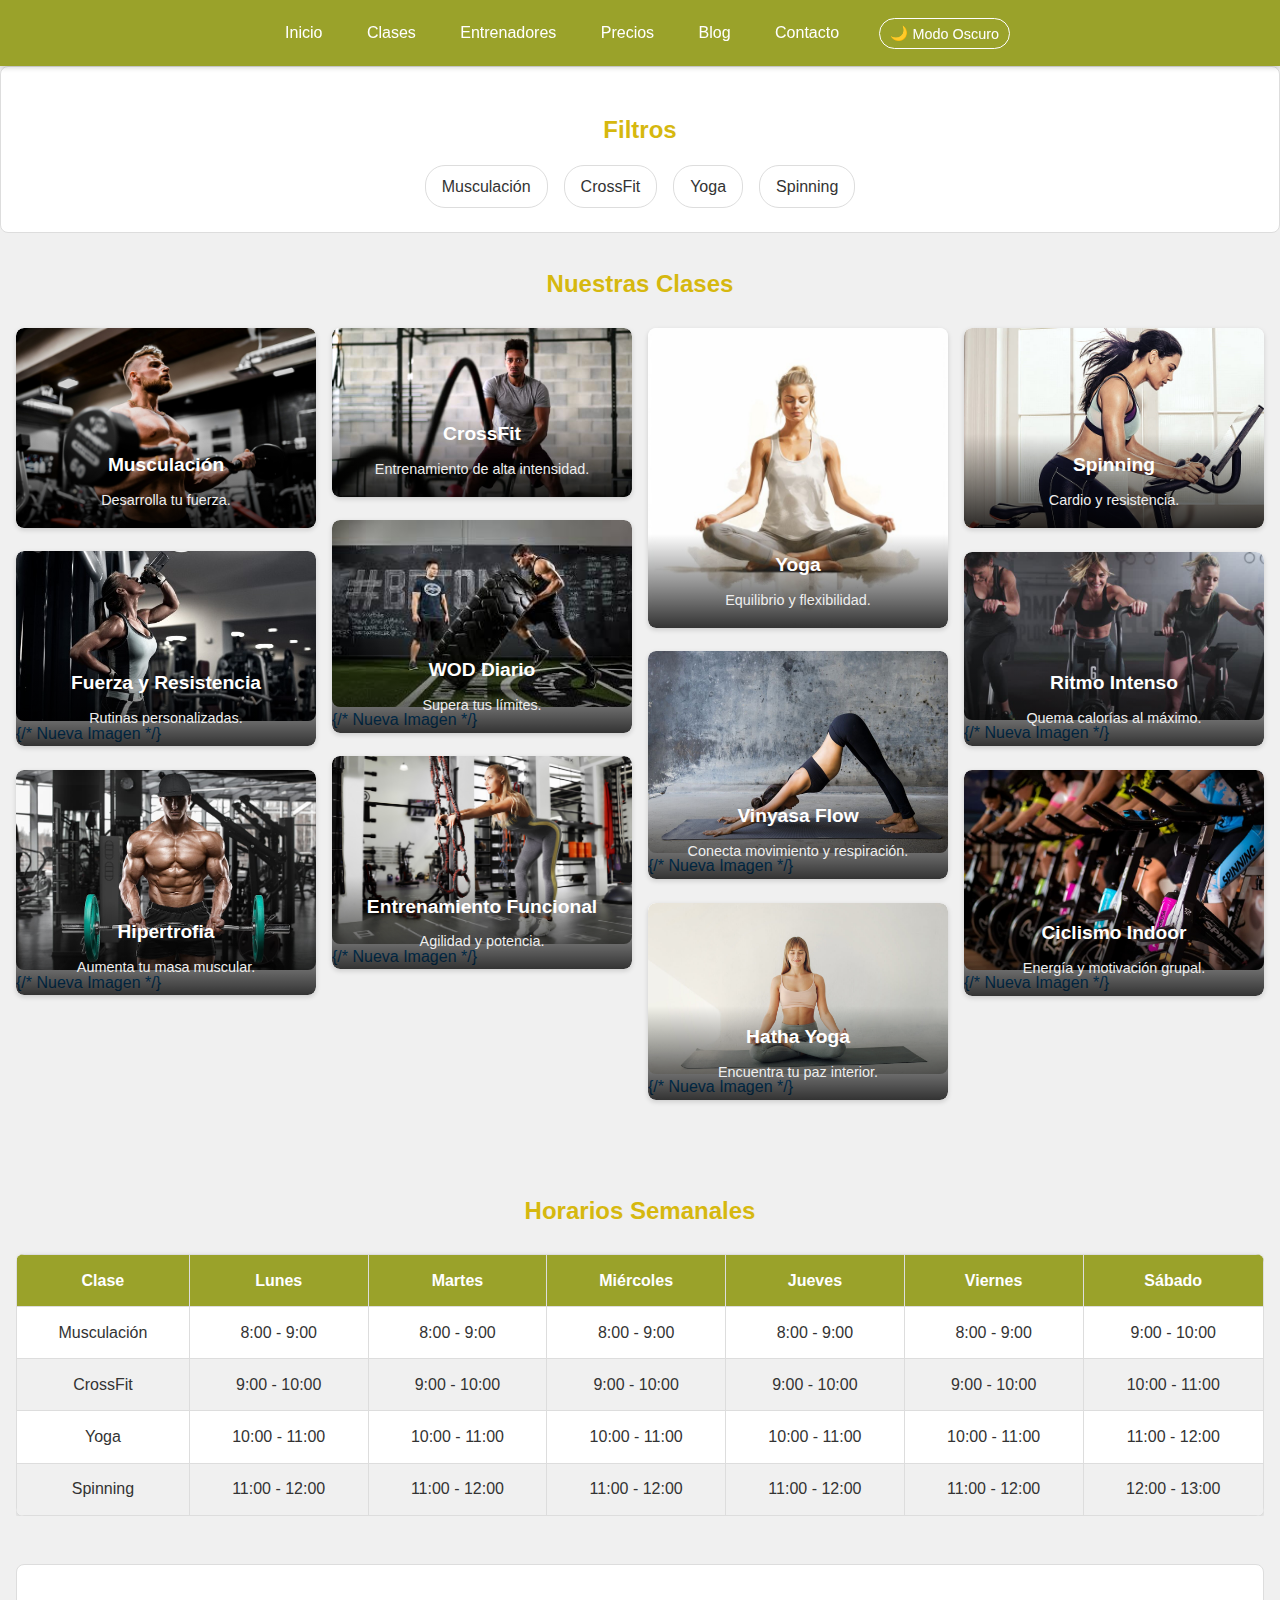
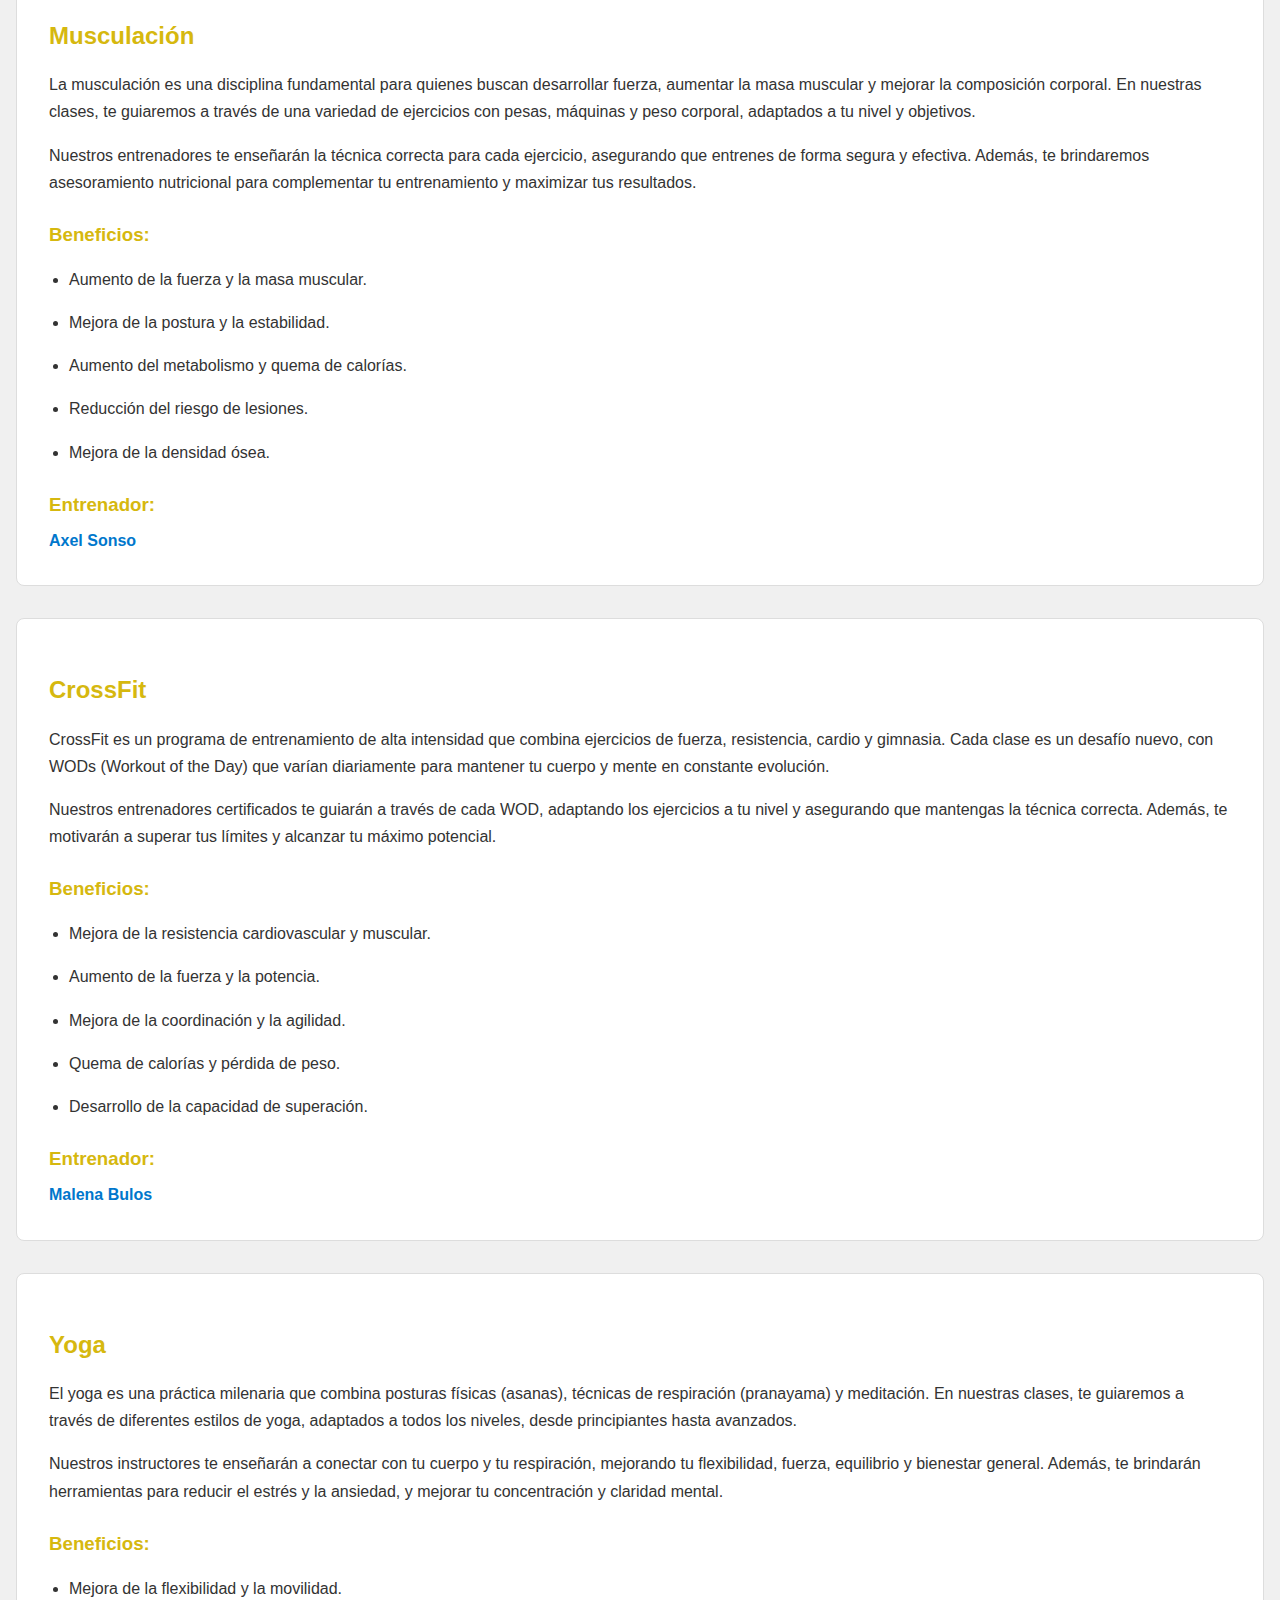
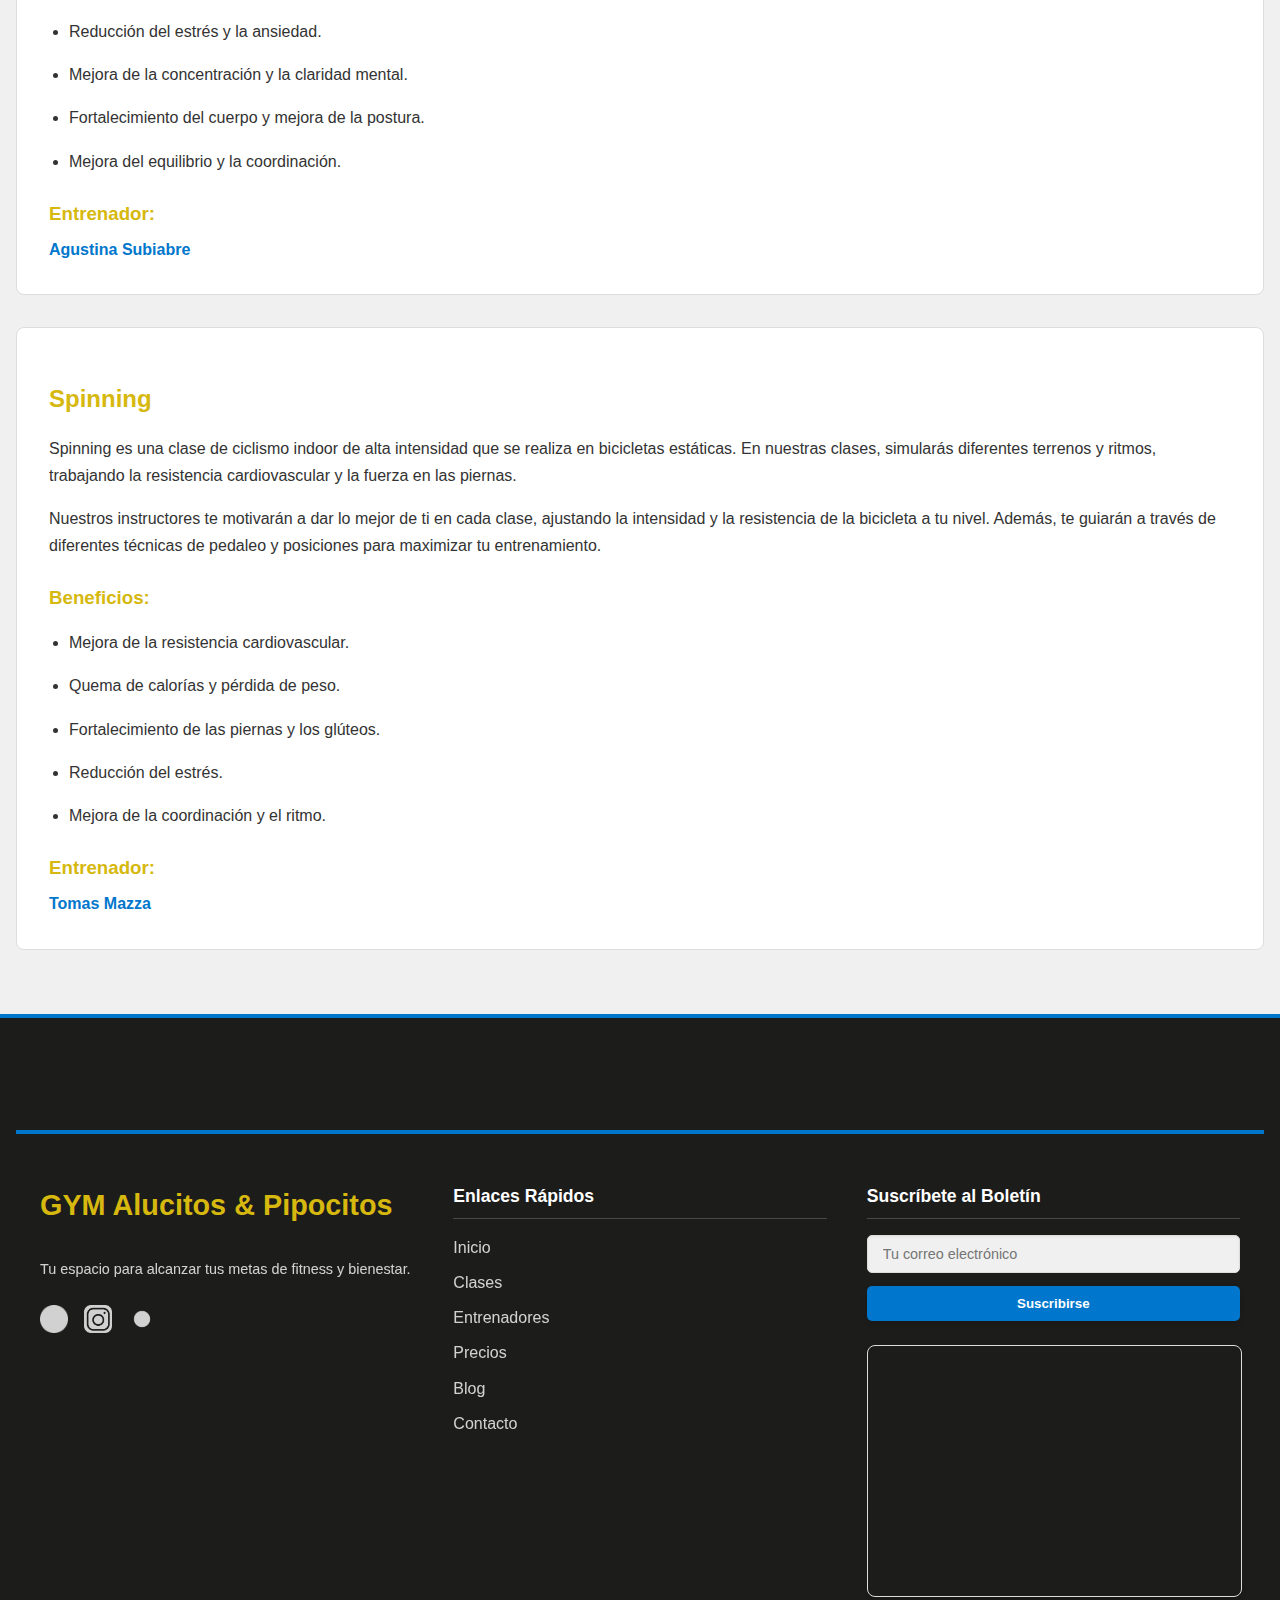
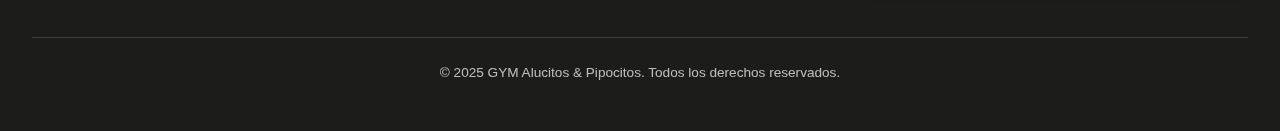
<file: TP2 PySW/clases.html>
<!DOCTYPE html>
<html lang="es">
<head>
    <meta charset="UTF-8">
    <meta name="viewport" content="width=device-width, initial-scale=1.0">
    <title>Gimnasio - Clases</title>
    <link rel="stylesheet" href="css/styles.css">
    <link rel="stylesheet" href="css/clases.css">
    <style>
        /* Estilo básico para ocultar/mostrar elementos filtrados */
        .grid-item-link.hidden {
            display: none;
        }
    </style>
</head>
<body>
    <header>
        <!-- Placeholder para cargar la navegación -->
        <nav>
            <ul>
                <li><a href="index.html">Inicio</a></li>
                <li><a href="clases.html">Clases</a>
                    <ul>
                        <li><a href="#">Musculación</a></li>
                        <li><a href="#">CrossFit</a></li>
                        <li><a href="#">Yoga</a></li>
                        <li><a href="#">Spinning</a></li>
                    </ul>
                </li>
                <li><a href="entrenadores.html">Entrenadores</a></li>
                <li><a href="precios.html">Precios</a></li>
                <li><a href="blog.html">Blog</a></li>
                <li><a href="contacto.html">Contacto</a></li>
                <li>
                    <button id="darkModeToggle" aria-label="Cambiar modo claro/oscuro">
                        <span class="icon">🌙</span>
                        <span class="text hidden-mobile">Modo Oscuro</span>
                    </button>
                </li>
            </ul>
        </nav>
        
    </header>
    <main>
        <section id="filtros">
            <h2>Filtros</h2>
            <div class="filter-container">
                <input type="checkbox" id="musculacion-filter" name="categoria" value="musculacion">
                <label for="musculacion-filter">Musculación</label>

                <input type="checkbox" id="crossfit-filter" name="categoria" value="crossfit">
                <label for="crossfit-filter">CrossFit</label>

                <input type="checkbox" id="yoga-filter" name="categoria" value="yoga">
                <label for="yoga-filter">Yoga</label>

                <input type="checkbox" id="spinning-filter" name="categoria" value="spinning">
                <label for="spinning-filter">Spinning</label>
            </div>
        </section>

        <section id="galeria-clases">
            <h2>Nuestras Clases</h2>
            <div class="grid-container">
                <!-- Musculación -->
                <a href="#musculacion-info" class="grid-item-link" data-category="musculacion">
                    <div class="grid-item">
                        <img src="img/musculacion.jpg" alt="Musculación">
                        <div class="overlay">
                            <h3>Musculación</h3>
                            <p>Desarrolla tu fuerza.</p>
                        </div>
                    </div>
                </a>
                <a href="#musculacion-info" class="grid-item-link" data-category="musculacion">
                    <div class="grid-item">
                        <img src="img/musculacion2.jpg" alt="Entrenamiento de fuerza"> {/* Nueva Imagen */}
                        <div class="overlay">
                            <h3>Fuerza y Resistencia</h3>
                            <p>Rutinas personalizadas.</p>
                        </div>
                    </div>
                </a>
                 <a href="#musculacion-info" class="grid-item-link" data-category="musculacion">
                    <div class="grid-item">
                        <img src="img/musculacion3.jpg" alt="Levantamiento de pesas"> {/* Nueva Imagen */}
                        <div class="overlay">
                            <h3>Hipertrofia</h3>
                            <p>Aumenta tu masa muscular.</p>
                        </div>
                    </div>
                </a>

                <!-- CrossFit -->
                <a href="#crossfit-info" class="grid-item-link" data-category="crossfit">
                    <div class="grid-item">
                        <img src="img/crossfit.jpg" alt="CrossFit">
                        <div class="overlay">
                            <h3>CrossFit</h3>
                            <p>Entrenamiento de alta intensidad.</p>
                        </div>
                    </div>
                </a>
                <a href="#crossfit-info" class="grid-item-link" data-category="crossfit">
                    <div class="grid-item">
                        <img src="img/crossfit2.jpg" alt="WOD CrossFit"> {/* Nueva Imagen */}
                        <div class="overlay">
                            <h3>WOD Diario</h3>
                            <p>Supera tus límites.</p>
                        </div>
                    </div>
                </a>
                 <a href="#crossfit-info" class="grid-item-link" data-category="crossfit">
                    <div class="grid-item">
                        <img src="img/crossfit3.jpg" alt="Comunidad CrossFit"> {/* Nueva Imagen */}
                        <div class="overlay">
                            <h3>Entrenamiento Funcional</h3>
                            <p>Agilidad y potencia.</p>
                        </div>
                    </div>
                </a>

                <!-- Yoga -->
                <a href="#yoga-info" class="grid-item-link" data-category="yoga">
                    <div class="grid-item">
                        <img src="img/yoga.jpg" alt="Yoga">
                        <div class="overlay">
                            <h3>Yoga</h3>
                            <p>Equilibrio y flexibilidad.</p>
                        </div>
                    </div>
                </a>
                <a href="#yoga-info" class="grid-item-link" data-category="yoga">
                    <div class="grid-item">
                        <img src="img/yoga2.jpg" alt="Postura de Yoga Vinyasa"> {/* Nueva Imagen */}
                        <div class="overlay">
                            <h3>Vinyasa Flow</h3>
                            <p>Conecta movimiento y respiración.</p>
                        </div>
                    </div>
                </a>
                 <a href="#yoga-info" class="grid-item-link" data-category="yoga">
                    <div class="grid-item">
                        <img src="img/yoga3.jpg" alt="Meditación Yoga"> {/* Nueva Imagen */}
                        <div class="overlay">
                            <h3>Hatha Yoga</h3>
                            <p>Encuentra tu paz interior.</p>
                        </div>
                    </div>
                </a>

                <!-- Spinning -->
                <a href="#spinning-info" class="grid-item-link" data-category="spinning">
                    <div class="grid-item">
                        <img src="img/spinning.jpg" alt="Spinning">
                        <div class="overlay">
                            <h3>Spinning</h3>
                            <p>Cardio y resistencia.</p>
                        </div>
                    </div>
                </a>
                <a href="#spinning-info" class="grid-item-link" data-category="spinning">
                    <div class="grid-item">
                        <img src="img/spinning2.jpg" alt="Clase de Spinning intensa"> {/* Nueva Imagen */}
                        <div class="overlay">
                            <h3>Ritmo Intenso</h3>
                            <p>Quema calorías al máximo.</p>
                        </div>
                    </div>
                </a>
                 <a href="#spinning-info" class="grid-item-link" data-category="spinning">
                    <div class="grid-item">
                        <img src="img/spinning3.jpg" alt="Grupo en clase de Spinning"> {/* Nueva Imagen */}
                        <div class="overlay">
                            <h3>Ciclismo Indoor</h3>
                            <p>Energía y motivación grupal.</p>
                        </div>
                    </div>
                </a>
                <!-- Puedes añadir más clases aquí con su data-category -->
            </div>
        </section>


        <section id="horarios">
            <h2>Horarios Semanales</h2>
            <table>
                <thead>
                    <tr>
                        <th>Clase</th>
                        <th>Lunes</th>
                        <th>Martes</th>
                        <th>Miércoles</th>
                        <th>Jueves</th>
                        <th>Viernes</th>
                        <th>Sábado</th>
                    </tr>
                </thead>
                <tbody>
                    <tr>
                        <td>Musculación</td>
                        <td>8:00 - 9:00</td>
                        <td>8:00 - 9:00</td>
                        <td>8:00 - 9:00</td>
                        <td>8:00 - 9:00</td>
                        <td>8:00 - 9:00</td>
                        <td>9:00 - 10:00</td>
                    </tr>
                    <tr>
                        <td>CrossFit</td>
                        <td>9:00 - 10:00</td>
                        <td>9:00 - 10:00</td>
                        <td>9:00 - 10:00</td>
                        <td>9:00 - 10:00</td>
                        <td>9:00 - 10:00</td>
                        <td>10:00 - 11:00</td>
                    </tr>
                    <tr>
                        <td>Yoga</td>
                        <td>10:00 - 11:00</td>
                        <td>10:00 - 11:00</td>
                        <td>10:00 - 11:00</td>
                        <td>10:00 - 11:00</td>
                        <td>10:00 - 11:00</td>
                        <td>11:00 - 12:00</td>
                    </tr>
                    <tr>
                        <td>Spinning</td>
                        <td>11:00 - 12:00</td>
                        <td>11:00 - 12:00</td>
                        <td>11:00 - 12:00</td>
                        <td>11:00 - 12:00</td>
                        <td>11:00 - 12:00</td>
                        <td>12:00 - 13:00</td>
                    </tr>
                </tbody>
            </table>
        </section>

        <!-- Secciones de información de clases (sin cambios) -->
        <section id="musculacion-info" class="class-info">
            <h2>Musculación</h2>
            <p>
                La musculación es una disciplina fundamental para quienes buscan desarrollar fuerza, aumentar la masa muscular y mejorar la composición corporal. 
                En nuestras clases, te guiaremos a través de una variedad de ejercicios con pesas, máquinas y peso corporal, adaptados a tu nivel y objetivos.
            </p>
            <p>
                Nuestros entrenadores te enseñarán la técnica correcta para cada ejercicio, asegurando que entrenes de forma segura y efectiva. 
                Además, te brindaremos asesoramiento nutricional para complementar tu entrenamiento y maximizar tus resultados.
            </p>
            <h3>Beneficios:</h3>
            <ul>
                <li>Aumento de la fuerza y la masa muscular.</li>
                <li>Mejora de la postura y la estabilidad.</li>
                <li>Aumento del metabolismo y quema de calorías.</li>
                <li>Reducción del riesgo de lesiones.</li>
                <li>Mejora de la densidad ósea.</li>
            </ul>
            <h3>Entrenador:</h3>
            <a href="entrenadores.html">Axel Sonso</a>
        </section>
        <section id="crossfit-info" class="class-info">
            <h2>CrossFit</h2>
            <p>
                CrossFit es un programa de entrenamiento de alta intensidad que combina ejercicios de fuerza, resistencia, cardio y gimnasia. 
                Cada clase es un desafío nuevo, con WODs (Workout of the Day) que varían diariamente para mantener tu cuerpo y mente en constante evolución.
            </p>
            <p>
                Nuestros entrenadores certificados te guiarán a través de cada WOD, adaptando los ejercicios a tu nivel y asegurando que mantengas la técnica correcta. 
                Además, te motivarán a superar tus límites y alcanzar tu máximo potencial.
            </p>
            <h3>Beneficios:</h3>
            <ul>
                <li>Mejora de la resistencia cardiovascular y muscular.</li>
                <li>Aumento de la fuerza y la potencia.</li>
                <li>Mejora de la coordinación y la agilidad.</li>
                <li>Quema de calorías y pérdida de peso.</li>
                <li>Desarrollo de la capacidad de superación.</li>
            </ul>
            <h3>Entrenador:</h3>
            <a href="entrenadores.html">Malena Bulos</a>
        </section>

        <section id="yoga-info" class="class-info">
            <h2>Yoga</h2>
            <p>
                El yoga es una práctica milenaria que combina posturas físicas (asanas), técnicas de respiración (pranayama) y meditación. 
                En nuestras clases, te guiaremos a través de diferentes estilos de yoga, adaptados a todos los niveles, desde principiantes hasta avanzados.
            </p>
            <p>
                Nuestros instructores te enseñarán a conectar con tu cuerpo y tu respiración, mejorando tu flexibilidad, fuerza, equilibrio y bienestar general. 
                Además, te brindarán herramientas para reducir el estrés y la ansiedad, y mejorar tu concentración y claridad mental.
            </p>
            <h3>Beneficios:</h3>
            <ul>
                <li>Mejora de la flexibilidad y la movilidad.</li>
                <li>Reducción del estrés y la ansiedad.</li>
                <li>Mejora de la concentración y la claridad mental.</li>
                <li>Fortalecimiento del cuerpo y mejora de la postura.</li>
                <li>Mejora del equilibrio y la coordinación.</li>
            </ul>
            <h3>Entrenador:</h3>
            <a href="entrenadores.html">Agustina Subiabre</a>
        </section>

        <section id="spinning-info" class="class-info">
            <h2>Spinning</h2>
            <p>
                Spinning es una clase de ciclismo indoor de alta intensidad que se realiza en bicicletas estáticas. 
                En nuestras clases, simularás diferentes terrenos y ritmos, trabajando la resistencia cardiovascular y la fuerza en las piernas.
            </p>
            <p>
                Nuestros instructores te motivarán a dar lo mejor de ti en cada clase, ajustando la intensidad y la resistencia de la bicicleta a tu nivel. 
                Además, te guiarán a través de diferentes técnicas de pedaleo y posiciones para maximizar tu entrenamiento.
            </p>
            <h3>Beneficios:</h3>
            <ul>
                <li>Mejora de la resistencia cardiovascular.</li>
                <li>Quema de calorías y pérdida de peso.</li>
                <li>Fortalecimiento de las piernas y los glúteos.</li>
                <li>Reducción del estrés.</li>
                <li>Mejora de la coordinación y el ritmo.</li>
            </ul>
            <h3>Entrenador:</h3>
            <a href="entrenadores.html">Tomas Mazza</a>
        </section>
    </main>

    <footer id="footer-placeholder"></footer>
    <script>
        // --- Lógica Dark Mode ---
        // Es importante que este script se ejecute DESPUÉS de que el botón exista.
        // Al estar dentro de nav.html (si se carga con fetch), esto se cumple.
    
        const toggleButton = document.getElementById('darkModeToggle');
        const body = document.body;
        const buttonIcon = toggleButton.querySelector('.icon');
        const buttonText = toggleButton.querySelector('.text'); // Opcional
    
        if (!toggleButton) {
            console.error("Botón Dark Mode no encontrado.");
        } else {
            // Función para aplicar tema y actualizar botón/storage
            const applyTheme = (theme) => {
                if (theme === 'dark') {
                    body.classList.add('dark-mode');
                    if (buttonIcon) buttonIcon.textContent = '☀️';
                    if (buttonText) buttonText.textContent = 'Modo Claro'; // Opcional
                    localStorage.setItem('theme', 'dark');
                    toggleButton.setAttribute('aria-label', 'Cambiar a modo claro');
                } else {
                    body.classList.remove('dark-mode');
                    if (buttonIcon) buttonIcon.textContent = '🌙';
                    if (buttonText) buttonText.textContent = 'Modo Oscuro'; // Opcional
                    localStorage.setItem('theme', 'light');
                    toggleButton.setAttribute('aria-label', 'Cambiar a modo oscuro');
                }
            };
    
            // Comprobar preferencia guardada o del sistema al cargar
            const savedTheme = localStorage.getItem('theme');
            const prefersDark = window.matchMedia && window.matchMedia('(prefers-color-scheme: dark)').matches;
    
            // Aplicar tema inicial
            if (savedTheme) {
                applyTheme(savedTheme);
            } else if (prefersDark) {
                applyTheme('dark');
            } else {
                applyTheme('light'); // Default light
            }
    
            // Event listener para el clic
            toggleButton.addEventListener('click', () => {
                const currentTheme = body.classList.contains('dark-mode') ? 'dark' : 'light';
                applyTheme(currentTheme === 'dark' ? 'light' : 'dark');
            });
    
             // (Opcional) Escuchar cambios en la preferencia del sistema
             window.matchMedia('(prefers-color-scheme: dark)').addEventListener('change', event => {
                // Solo cambia si el usuario no ha elegido explícitamente un tema
                if (!localStorage.getItem('theme')) {
                    applyTheme(event.matches ? 'dark' : 'light');
                }
            });
        }
    </script>
    
    <!-- Script para cargar Nav y Footer -->
    <script>
        // Función para cargar contenido HTML
        function loadHTML(url, placeholderId) {
            return fetch(url)
                .then(response => {
                    if (!response.ok) {
                        throw new Error(`HTTP error! status: ${response.status}`);
                    }
                    return response.text();
                })
                .then(data => {
                    const placeholder = document.getElementById(placeholderId);
                    if (placeholder) {
                        placeholder.innerHTML = data;
                        // Si se cargó el nav, inicializar scripts asociados (como dark mode)
                        if (placeholderId === 'nav-placeholder') {
                            // El script de dark mode está dentro de nav.html y se ejecutará
                            // automáticamente al insertarse el HTML.
                            // Si tuvieras otros scripts que dependen del nav, los inicializas aquí.
                        }
                    } else {
                        console.error(`Placeholder with ID "${placeholderId}" not found.`);
                    }
                })
                .catch(error => {
                    console.error(`Could not load ${url}:`, error);
                });
        }

        // Cargar Nav y Footer al cargar el DOM
        document.addEventListener('DOMContentLoaded', () => {
            Promise.all([
                loadHTML('nav.html', 'nav-placeholder'),
                loadHTML('footer.html', 'footer-placeholder')
            ]).then(() => {
                // Una vez cargado el Nav y Footer, inicializar la lógica de filtros
                initializeFilters();
            });
        });

        // --- Lógica de Filtros ---
        function initializeFilters() {
            const filterCheckboxes = document.querySelectorAll('#filtros input[name="categoria"]');
            const galleryItems = document.querySelectorAll('#galeria-clases .grid-item-link'); // Seleccionamos los enlaces

            if (filterCheckboxes.length === 0 || galleryItems.length === 0) {
                console.warn("No se encontraron checkboxes de filtro o items de galería.");
                return;
            }

            function applyFilters() {
                const selectedCategories = [];
                filterCheckboxes.forEach(checkbox => {
                    if (checkbox.checked) {
                        selectedCategories.push(checkbox.value);
                    }
                });

                galleryItems.forEach(item => {
                    const itemCategory = item.getAttribute('data-category');
                    // Mostrar si no hay filtros seleccionados O si la categoría del item está en los seleccionados
                    if (selectedCategories.length === 0 || selectedCategories.includes(itemCategory)) {
                        item.classList.remove('hidden');
                    } else {
                        item.classList.add('hidden');
                    }
                });
            }

            // Añadir listener a cada checkbox
            filterCheckboxes.forEach(checkbox => {
                checkbox.addEventListener('change', applyFilters);
            });

            // Aplicar filtros inicialmente (por si acaso)
            applyFilters();
        }
    </script>
    <!-- Enlace a tu script general si tienes más lógica común -->
    <!-- <script src="js/scripts.js"></script> -->
</body>
</html>
</file>
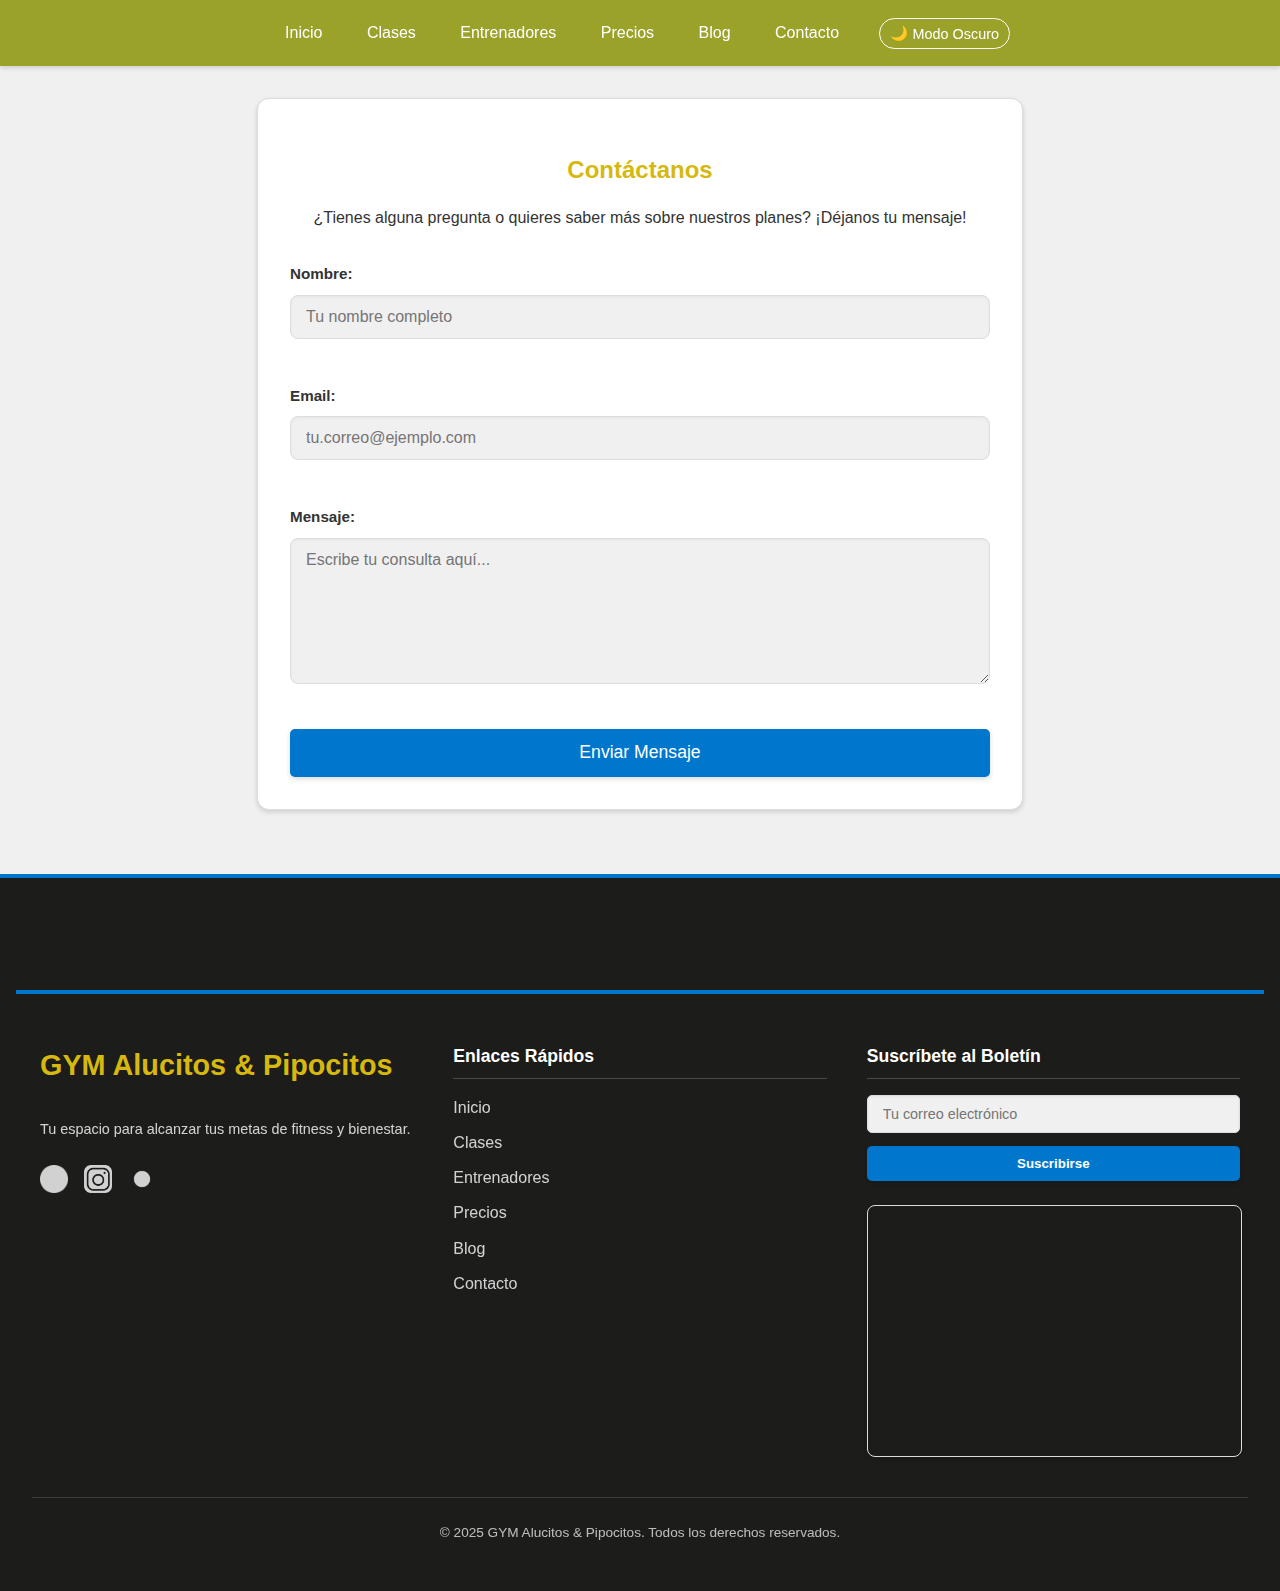
<file: TP2 PySW/contacto.html>
<!DOCTYPE html>
<html lang="es">
<head>
    <meta charset="UTF-8">
    <meta name="viewport" content="width=device-width, initial-scale=1.0">
    <title>Gimnasio - Contacto</title>
    <link rel="stylesheet" href="css/styles.css">
    <!-- Asegúrate que este sea el CSS actualizado -->
    <link rel="stylesheet" href="css/contacto.css">
</head>
<body>
    <header>
      <!-- nav.html (Corregido y Mejorado) -->
<nav>
    <ul>
        <li><a href="index.html">Inicio</a></li>
        <li><a href="clases.html">Clases</a>
            <ul>
                <li><a href="#">Musculación</a></li>
                <li><a href="#">CrossFit</a></li>
                <li><a href="#">Yoga</a></li>
                <li><a href="#">Spinning</a></li>
            </ul>
        </li>
        <li><a href="entrenadores.html">Entrenadores</a></li>
        <li><a href="precios.html">Precios</a></li>
        <li><a href="blog.html">Blog</a></li>
        <li><a href="contacto.html">Contacto</a></li>
        <li>
            <button id="darkModeToggle" aria-label="Cambiar modo claro/oscuro">
                <span class="icon">🌙</span>
                <span class="text hidden-mobile">Modo Oscuro</span>
            </button>
        </li>
    </ul>
</nav>

    </header>
    <main>
        <section id="contacto">
            <h2>Contáctanos</h2>
            <p class="intro-text">¿Tienes alguna pregunta o quieres saber más sobre nuestros planes? ¡Déjanos tu mensaje!</p>
            <form id="contacto-form">
                <div class="form-group">
                    <label for="nombre">Nombre:</label>
                    <input type="text" id="nombre" name="nombre" required placeholder="Tu nombre completo">
                    <span class="error-message" id="error-nombre"></span>
                </div>
                <div class="form-group">
                    <label for="email">Email:</label>
                    <input type="email" id="email" name="email" required placeholder="tu.correo@ejemplo.com">
                    <span class="error-message" id="error-email"></span>
                </div>
                <div class="form-group">
                    <label for="mensaje">Mensaje:</label>
                    <textarea id="mensaje" name="mensaje" required placeholder="Escribe tu consulta aquí..." rows="5"></textarea>
                    <span class="error-message" id="error-mensaje"></span>
                </div>
                <button type="submit" class="btn btn-submit">
                    <span class="btn-text">Enviar Mensaje</span>
                    <span class="spinner hidden"></span> <!-- Spinner dentro del botón -->
                </button>
            </form>

            <!-- Modal de Confirmación -->
            <div id="modal-confirmacion" class="modal hidden">
                <div class="modal-content">
                    <span class="modal-icon">✓</span> <!-- Icono de éxito -->
                    <h3>¡Solicitud Enviada!</h3>
                    <p>Gracias por contactarnos. Te responderemos a la brevedad.</p>
                    <button id="cerrar-modal" class="btn">Cerrar</button>
                </div>
            </div>
        </section>
    </main>

    <footer id="footer-placeholder"></footer>

    <script>
        // --- Lógica Dark Mode ---
        // Es importante que este script se ejecute DESPUÉS de que el botón exista.
        // Al estar dentro de nav.html (si se carga con fetch), esto se cumple.
    
        const toggleButton = document.getElementById('darkModeToggle');
        const body = document.body;
        const buttonIcon = toggleButton.querySelector('.icon');
        const buttonText = toggleButton.querySelector('.text'); // Opcional
    
        if (!toggleButton) {
            console.error("Botón Dark Mode no encontrado.");
        } else {
            // Función para aplicar tema y actualizar botón/storage
            const applyTheme = (theme) => {
                if (theme === 'dark') {
                    body.classList.add('dark-mode');
                    if (buttonIcon) buttonIcon.textContent = '☀️';
                    if (buttonText) buttonText.textContent = 'Modo Claro'; // Opcional
                    localStorage.setItem('theme', 'dark');
                    toggleButton.setAttribute('aria-label', 'Cambiar a modo claro');
                } else {
                    body.classList.remove('dark-mode');
                    if (buttonIcon) buttonIcon.textContent = '🌙';
                    if (buttonText) buttonText.textContent = 'Modo Oscuro'; // Opcional
                    localStorage.setItem('theme', 'light');
                    toggleButton.setAttribute('aria-label', 'Cambiar a modo oscuro');
                }
            };
    
            // Comprobar preferencia guardada o del sistema al cargar
            const savedTheme = localStorage.getItem('theme');
            const prefersDark = window.matchMedia && window.matchMedia('(prefers-color-scheme: dark)').matches;
    
            // Aplicar tema inicial
            if (savedTheme) {
                applyTheme(savedTheme);
            } else if (prefersDark) {
                applyTheme('dark');
            } else {
                applyTheme('light'); // Default light
            }
    
            // Event listener para el clic
            toggleButton.addEventListener('click', () => {
                const currentTheme = body.classList.contains('dark-mode') ? 'dark' : 'light';
                applyTheme(currentTheme === 'dark' ? 'light' : 'dark');
            });
    
             // (Opcional) Escuchar cambios en la preferencia del sistema
             window.matchMedia('(prefers-color-scheme: dark)').addEventListener('change', event => {
                // Solo cambia si el usuario no ha elegido explícitamente un tema
                if (!localStorage.getItem('theme')) {
                    applyTheme(event.matches ? 'dark' : 'light');
                }
            });
        }
    </script>
    
    <!-- Script para cargar Nav/Footer y lógica del formulario -->
    <script>
        // Función para cargar contenido HTML (reutilizable)
        function loadHTML(url, placeholderId) {
            return fetch(url)
                .then(response => {
                    if (!response.ok) throw new Error(`HTTP error! status: ${response.status}`);
                    return response.text();
                })
                .then(data => {
                    const placeholder = document.getElementById(placeholderId);
                    if (placeholder) {
                         placeholder.innerHTML = data;
                         // Si se cargó el nav, el script de dark mode dentro de nav.html se ejecutará.
                         // Si necesitas ejecutar algo *después* de que el script de dark mode se haya ejecutado,
                         // podrías necesitar un pequeño retraso o un evento personalizado.
                    } else {
                        console.error(`Placeholder with ID "${placeholderId}" not found.`);
                    }
                })
                .catch(error => console.error(`Could not load ${url}:`, error));
        }

        // Ejecutar cuando el DOM esté listo
        document.addEventListener('DOMContentLoaded', () => {
            Promise.all([
                loadHTML('nav.html', 'nav-placeholder'),
                loadHTML('footer.html', 'footer-placeholder')
            ]).then(() => {
                // Una vez cargados Nav y Footer, inicializar la lógica del formulario
                // Asegurarse de que el botón darkModeToggle (cargado con nav.html) ya exista
                // antes de intentar añadirle listeners si fuera necesario aquí (aunque ya están en nav.html)
                initializeContactForm();
            }).catch(error => {
                console.error("Error loading nav or footer:", error);
                // Aún así intentar inicializar el formulario si falla la carga del nav/footer
                initializeContactForm();
            });
        });

        // Lógica del formulario de contacto
        function initializeContactForm() {
            const form = document.getElementById('contacto-form');
            // Asegurarse de que el formulario exista antes de continuar
            if (!form) {
                console.error("Formulario de contacto no encontrado.");
                return;
            }

            const modal = document.getElementById('modal-confirmacion');
            const closeModalButton = document.getElementById('cerrar-modal');
            const submitButton = form.querySelector('.btn-submit');
            const buttonText = submitButton.querySelector('.btn-text');
            const spinner = submitButton.querySelector('.spinner');

            // Verificar que todos los elementos necesarios existan
            if (!modal || !closeModalButton || !submitButton || !buttonText || !spinner) {
                console.error("Uno o más elementos del formulario/modal no se encontraron.");
                return;
            }

            // Referencias a campos y mensajes de error
            const nombreInput = document.getElementById('nombre');
            const emailInput = document.getElementById('email');
            const mensajeInput = document.getElementById('mensaje');
            const errorNombre = document.getElementById('error-nombre');
            const errorEmail = document.getElementById('error-email');
            const errorMensaje = document.getElementById('error-mensaje');

            // Función para mostrar el modal
            function showModal() {
                modal.classList.remove('hidden');
                closeModalButton.focus();
                console.log("Modal mostrado"); // Para depuración
            }

            // Función para ocultar el modal
            function hideModal() {
                modal.classList.add('hidden');
            }

            // Función simple de validación
            function validateForm() {
                let isValid = true;
                // Resetear errores
                [errorNombre, errorEmail, errorMensaje].forEach(el => el.textContent = '');
                [nombreInput, emailInput, mensajeInput].forEach(el => el.classList.remove('invalid'));

                if (nombreInput.value.trim() === '') {
                    errorNombre.textContent = 'El nombre es obligatorio.';
                    nombreInput.classList.add('invalid');
                    isValid = false;
                }
                const emailPattern = /^[^\s@]+@[^\s@]+\.[^\s@]+$/;
                if (!emailPattern.test(emailInput.value.trim())) {
                    errorEmail.textContent = 'Ingresa un correo electrónico válido.';
                    emailInput.classList.add('invalid');
                    isValid = false;
                }
                if (mensajeInput.value.trim().length < 10) {
                    errorMensaje.textContent = 'El mensaje debe tener al menos 10 caracteres.';
                    mensajeInput.classList.add('invalid');
                    isValid = false;
                }
                return isValid;
            }

            // Event listener para el envío del formulario
            form.addEventListener('submit', function(event) {
                event.preventDefault();

                if (validateForm()) {
                    buttonText.classList.add('hidden');
                    spinner.classList.remove('hidden');
                    submitButton.disabled = true;

                    console.log('Simulando envío...');
                    setTimeout(() => {
                        spinner.classList.add('hidden');
                        buttonText.classList.remove('hidden');
                        submitButton.disabled = false;

                        console.log('Mostrando modal...');
                        showModal(); // Llamada para mostrar el modal
                        form.reset(); // Limpiar formulario
                    }, 1500);
                } else {
                    console.log('Formulario inválido');
                    const firstError = form.querySelector('.invalid');
                    if (firstError) {
                        firstError.focus();
                    }
                }
            });

            // Listeners para cerrar el modal
            closeModalButton.addEventListener('click', hideModal);
            modal.addEventListener('click', (event) => {
                if (event.target === modal) {
                    hideModal();
                }
            });
            document.addEventListener('keydown', (event) => {
                if (event.key === 'Escape' && !modal.classList.contains('hidden')) {
                    hideModal();
                }
            });
        } // Fin de initializeContactForm
    </script>
    <!-- <script src="js/scripts.js"></script> -->
</body>
</html>
</file>
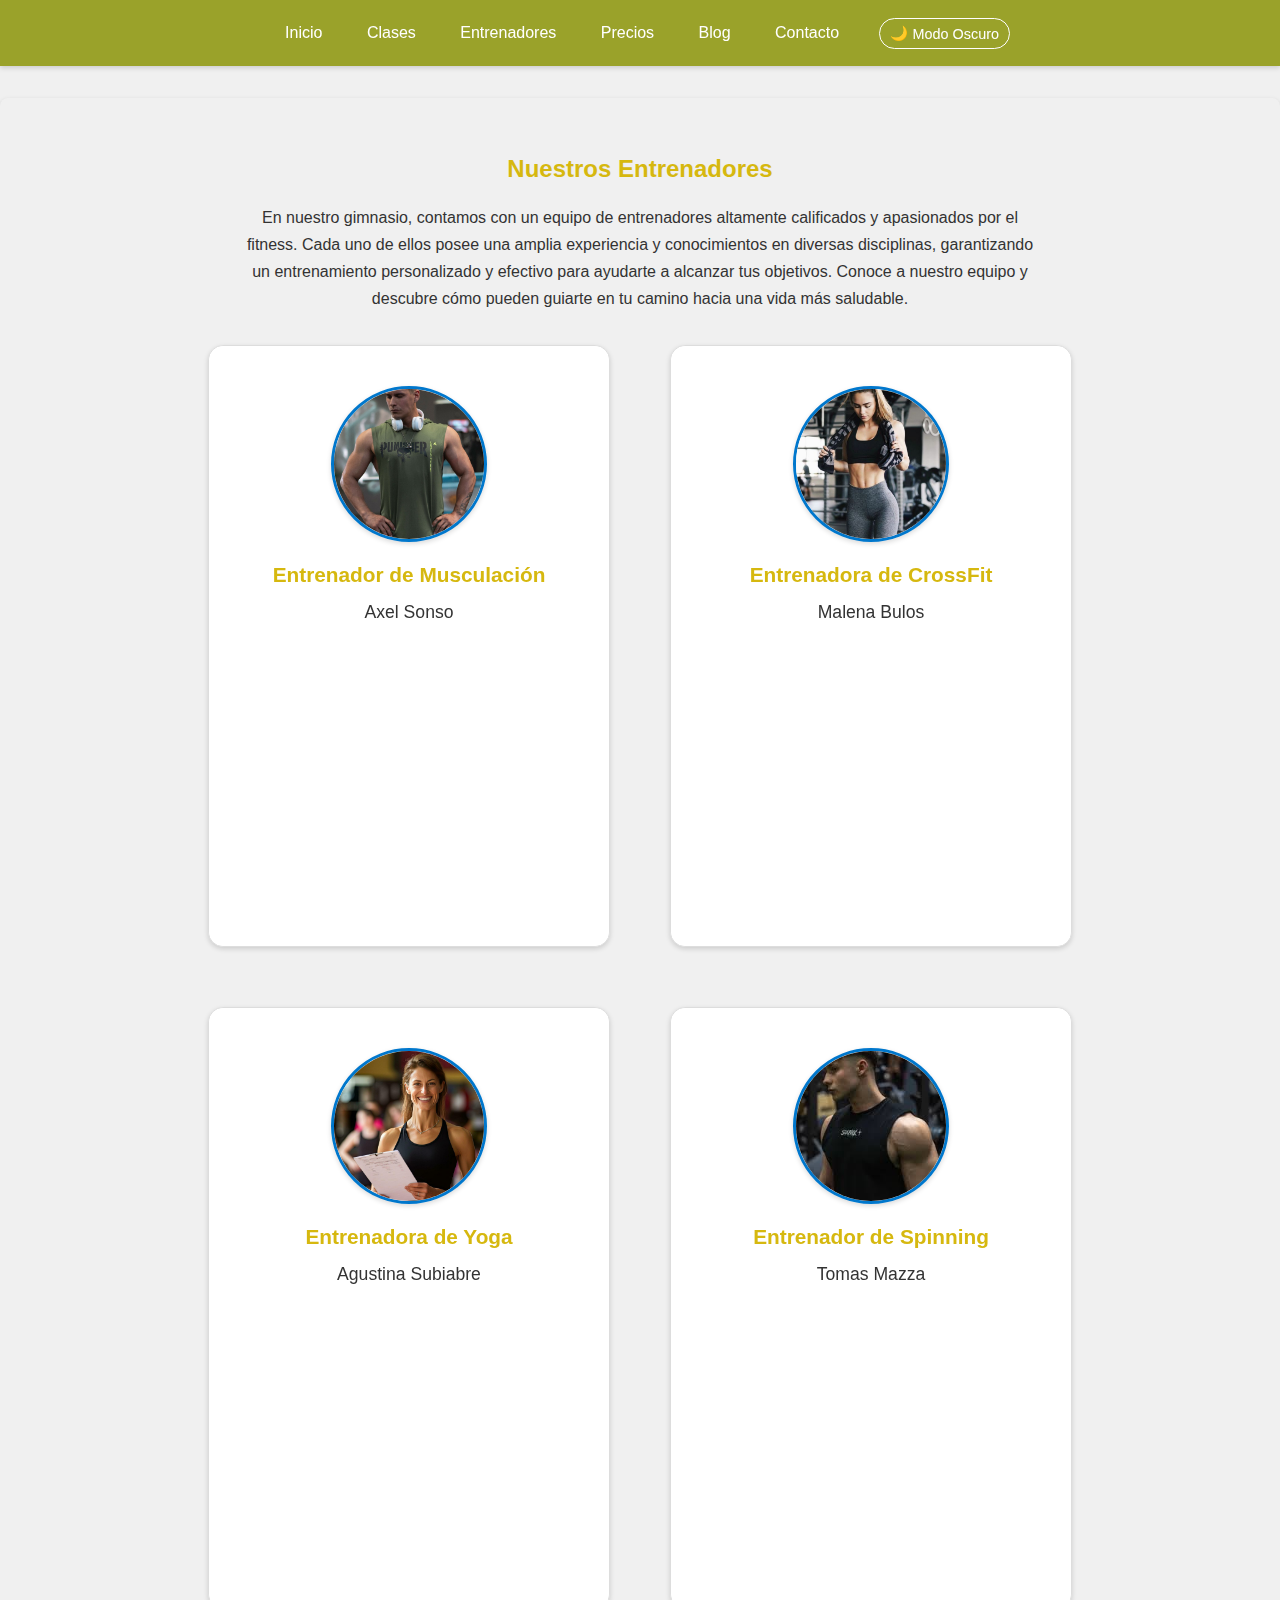
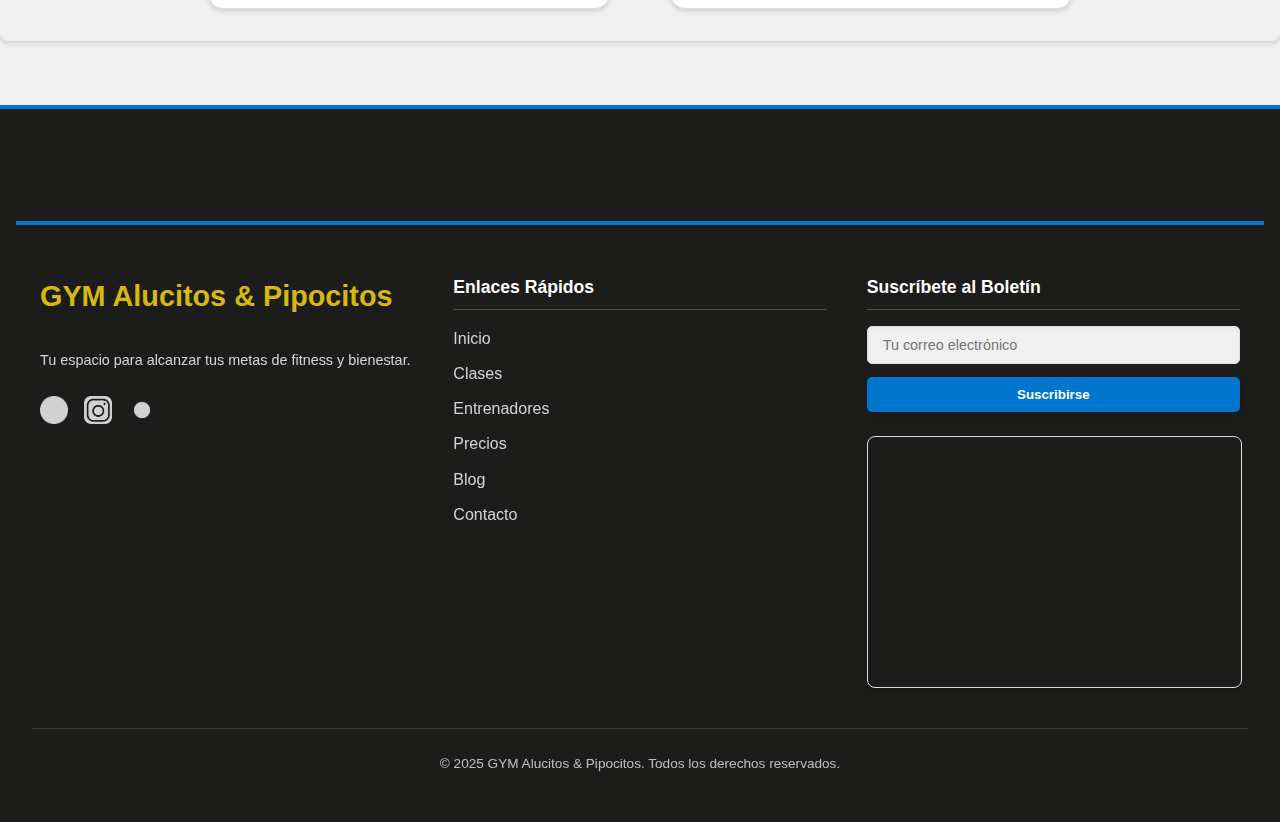
<file: TP2 PySW/entrenadores.html>
<!DOCTYPE html>
<html lang="es">
<head>
    <meta charset="UTF-8">
    <meta name="viewport" content="width=device-width, initial-scale=1.0">
    <title>Gimnasio - Entrenadores</title>
    <link rel="stylesheet" href="css/styles.css">
    <link rel="stylesheet" href="css/entrenadores.css">
</head>
<body>
    <header>
        <nav>
            <ul>
                <li><a href="index.html">Inicio</a></li>
                <li><a href="clases.html">Clases</a>
                    <ul>
                        <li><a href="#">Musculación</a></li>
                        <li><a href="#">CrossFit</a></li>
                        <li><a href="#">Yoga</a></li>
                        <li><a href="#">Spinning</a></li>
                    </ul>
                </li>
                <li><a href="entrenadores.html">Entrenadores</a></li>
                <li><a href="precios.html">Precios</a></li>
                <li><a href="blog.html">Blog</a></li>
                <li><a href="contacto.html">Contacto</a></li>
                <li>
                    <button id="darkModeToggle" aria-label="Cambiar modo claro/oscuro">
                        <span class="icon">🌙</span>
                        <span class="text hidden-mobile">Modo Oscuro</span>
                    </button>
                </li>
            </ul>
        </nav>
    </header>
    <main>
        <section id="entrenadores">
            <h2>Nuestros Entrenadores</h2>
            <!-- Párrafo introductorio sin <br> ni type=center -->
            <p class="intro-text">
                En nuestro gimnasio, contamos con un equipo de entrenadores altamente calificados y apasionados por el fitness.
                Cada uno de ellos posee una amplia experiencia y conocimientos en diversas disciplinas, garantizando un entrenamiento
                personalizado y efectivo para ayudarte a alcanzar tus objetivos. Conoce a nuestro equipo y descubre cómo pueden
                guiarte en tu camino hacia una vida más saludable.
            </p>

            <div class="cards-container">
                <!-- Tarjeta 1: Axel Sonso -->
                <div class="card">
                    <div class="card-inner">
                        <div class="card-front">
                            <img src="img/entrenador1.jpg" alt="Foto de Axel Sonso">
                            <h3>Entrenador de Musculación</h3>
                            <p>Axel Sonso</p> <!-- Etiqueta corregida -->
                        </div>
                        <div class="card-back">
                            <h3>Axel Sonso</h3>
                            <p>Con más de ocho años de experiencia en el mundo del fitness, Axel se especializa en entrenamiento de fuerza e hipertrofia, ayudando a sus alumnos a lograr resultados reales con rutinas personalizadas y una técnica impecable.</p>
                            <div class="habilidad">
                                <p>Fuerza</p>
                                <div class="barra-habilidad">
                                    <div class="barra-progreso" style="width: 90%;">90%</div>
                                </div>
                            </div>
                            <div class="habilidad">
                                <p>Flexibilidad</p>
                                <div class="barra-habilidad">
                                    <div class="barra-progreso" style="width: 80%;">80%</div>
                                </div>
                            </div>
                            <div class="rating">
                                <!-- Para estrellas dinámicas, necesitarías JS para añadir/quitar 'active' -->
                                <span class="star active"></span>
                                <span class="star active"></span>
                                <span class="star active"></span>
                                <span class="star active"></span>
                                <span class="star"></span> <!-- Ejemplo 4 estrellas -->
                            </div>
                        </div>
                    </div>
                </div>

                <!-- Tarjeta 2: Malena Bulos -->
                <div class="card">
                    <div class="card-inner">
                        <div class="card-front">
                            <img src="img/entrenador2.jpg" alt="Foto de Malena Bulos">
                            <h3>Entrenadora de CrossFit</h3>
                            <p>Malena Bulos</p>
                        </div>
                        <div class="card-back">
                            <h3>Malena Bulos</h3>
                            <p>Malena es instructora certificada en CrossFit y apasionada por el entrenamiento funcional. Su enfoque está en la constancia y la superación personal, adaptando cada clase a distintos niveles y motivando siempre con buena energía.</p>
                            <div class="habilidad">
                                <p>Resistencia</p>
                                <div class="barra-habilidad">
                                    <div class="barra-progreso" style="width: 85%;">85%</div>
                                </div>
                            </div>
                            <div class="habilidad">
                                <p>Agilidad</p>
                                <div class="barra-habilidad">
                                    <div class="barra-progreso" style="width: 75%;">75%</div>
                                </div>
                            </div>
                            <div class="rating">
                                <span class="star active"></span>
                                <span class="star active"></span>
                                <span class="star active"></span>
                                <span class="star active"></span>
                                <span class="star active"></span> <!-- Ejemplo 5 estrellas -->
                            </div>
                        </div>
                    </div>
                </div>

                <!-- Tarjeta 3: Agustina Subiabre -->
                <div class="card">
                    <div class="card-inner">
                        <div class="card-front">
                            <img src="img/entrenador4jpg.jpeg" alt="Foto de Agustina Subiabre">
                            <h3>Entrenadora de Yoga</h3>
                            <p>Agustina Subiabre</p> <!-- Etiqueta corregida -->
                        </div>
                        <div class="card-back">
                            <h3>Agustina Subiabre</h3>
                            <p>Agustina cuenta con una sólida trayectoria en yoga, combinando técnicas de Hatha y Vinyasa. En sus clases busca generar un espacio de bienestar, equilibrio y conexión interior, tanto física como mental.</p>
                            <div class="habilidad">
                                <p>Flexibilidad</p>
                                <div class="barra-habilidad">
                                    <div class="barra-progreso" style="width: 95%;">95%</div>
                                </div>
                            </div>
                            <div class="habilidad">
                                <p>Equilibrio</p>
                                <div class="barra-habilidad">
                                    <div class="barra-progreso" style="width: 90%;">90%</div>
                                </div>
                            </div>
                            <div class="rating">
                                <span class="star active"></span>
                                <span class="star active"></span>
                                <span class="star active"></span>
                                <span class="star active"></span>
                                <span class="star active"></span> <!-- Ejemplo 5 estrellas -->
                            </div>
                        </div>
                    </div>
                </div>

                <!-- Tarjeta 4: Tomas Mazza -->
                <div class="card">
                    <div class="card-inner">
                        <div class="card-front">
                            <img src="img/entrenador3.jpg" alt="Foto de Tomas Mazza">
                            <h3>Entrenador de Spinning</h3>
                            <p>Tomas Mazza</p> <!-- Etiqueta corregida -->
                        </div>
                        <div class="card-back">
                            <h3>Tomas Mazza</h3>
                            <p>Tomas es un entrenador dinámico con formación en Spinning y entrenamiento cardiovascular. Sus clases combinan ritmo, intensidad y motivación, ofreciendo una experiencia completa para todos los niveles.</p>
                            <div class="habilidad">
                                <p>Cardio</p>
                                <div class="barra-habilidad">
                                    <div class="barra-progreso" style="width: 90%;">90%</div>
                                </div>
                            </div>
                            <div class="habilidad">
                                <p>Resistencia</p>
                                <div class="barra-habilidad">
                                    <div class="barra-progreso" style="width: 88%;">88%</div>
                                </div>
                            </div>
                            <div class="rating">
                                <span class="star active"></span>
                                <span class="star active"></span>
                                <span class="star active"></span>
                                <span class="star active"></span>
                                <span class="star"></span> <!-- Ejemplo 4 estrellas -->
                            </div>
                        </div>
                    </div>
                </div>
                <!-- Puedes añadir más tarjetas aquí -->
            </div>
        </section>
    </main>

    <footer id="footer-placeholder"></footer>

    <script>
        // --- Lógica Dark Mode ---
        // Es importante que este script se ejecute DESPUÉS de que el botón exista.
        // Al estar dentro de nav.html (si se carga con fetch), esto se cumple.
    
        const toggleButton = document.getElementById('darkModeToggle');
        const body = document.body;
        const buttonIcon = toggleButton.querySelector('.icon');
        const buttonText = toggleButton.querySelector('.text'); // Opcional
    
        if (!toggleButton) {
            console.error("Botón Dark Mode no encontrado.");
        } else {
            // Función para aplicar tema y actualizar botón/storage
            const applyTheme = (theme) => {
                if (theme === 'dark') {
                    body.classList.add('dark-mode');
                    if (buttonIcon) buttonIcon.textContent = '☀️';
                    if (buttonText) buttonText.textContent = 'Modo Claro'; // Opcional
                    localStorage.setItem('theme', 'dark');
                    toggleButton.setAttribute('aria-label', 'Cambiar a modo claro');
                } else {
                    body.classList.remove('dark-mode');
                    if (buttonIcon) buttonIcon.textContent = '🌙';
                    if (buttonText) buttonText.textContent = 'Modo Oscuro'; // Opcional
                    localStorage.setItem('theme', 'light');
                    toggleButton.setAttribute('aria-label', 'Cambiar a modo oscuro');
                }
            };
    
            // Comprobar preferencia guardada o del sistema al cargar
            const savedTheme = localStorage.getItem('theme');
            const prefersDark = window.matchMedia && window.matchMedia('(prefers-color-scheme: dark)').matches;
    
            // Aplicar tema inicial
            if (savedTheme) {
                applyTheme(savedTheme);
            } else if (prefersDark) {
                applyTheme('dark');
            } else {
                applyTheme('light'); // Default light
            }
    
            // Event listener para el clic
            toggleButton.addEventListener('click', () => {
                const currentTheme = body.classList.contains('dark-mode') ? 'dark' : 'light';
                applyTheme(currentTheme === 'dark' ? 'light' : 'dark');
            });
    
             // (Opcional) Escuchar cambios en la preferencia del sistema
             window.matchMedia('(prefers-color-scheme: dark)').addEventListener('change', event => {
                // Solo cambia si el usuario no ha elegido explícitamente un tema
                if (!localStorage.getItem('theme')) {
                    applyTheme(event.matches ? 'dark' : 'light');
                }
            });
        }
    </script>
    
    <!-- Script para cargar Nav y Footer -->
    <script>
        // Función para cargar contenido HTML (reutilizable)
        function loadHTML(url, placeholderId) {
            return fetch(url)
                .then(response => {
                    if (!response.ok) throw new Error(`HTTP error! status: ${response.status}`);
                    return response.text();
                })
                .then(data => {
                    const placeholder = document.getElementById(placeholderId);
                    if (placeholder) placeholder.innerHTML = data;
                    else console.error(`Placeholder with ID "${placeholderId}" not found.`);
                })
                .catch(error => console.error(`Could not load ${url}:`, error));
        }

        // Cargar Nav y Footer cuando el DOM esté listo
        document.addEventListener('DOMContentLoaded', () => {
            // El script de Dark Mode se cargará y ejecutará desde nav.html
            loadHTML('nav.html', 'nav-placeholder');
            loadHTML('footer.html', 'footer-placeholder');
            // Inicializar estrellas después de un pequeño retraso para asegurar que el CSS se aplique
            setTimeout(initializeStarRatings, 100);
        });

        // Función para inicializar las estrellas (opcional, si quieres que se basen en un número)
        function initializeStarRatings() {
            const ratings = document.querySelectorAll('.rating');
            ratings.forEach(rating => {
                const stars = rating.querySelectorAll('.star');
                // Aquí podrías leer un data-attribute o similar para saber cuántas estrellas activar
                // Ejemplo: activar 4 estrellas
                const activeStars = 4; // Cambia esto o hazlo dinámico
                stars.forEach((star, index) => {
                    if (index < activeStars) {
                        star.classList.add('active');
                    } else {
                        star.classList.remove('active');
                    }
                });
            });
        }
    </script>
    <!-- Enlace a tu script general si tienes más lógica común -->
    <!-- <script src="js/scripts.js"></script> -->
</body>
</html>
</file>
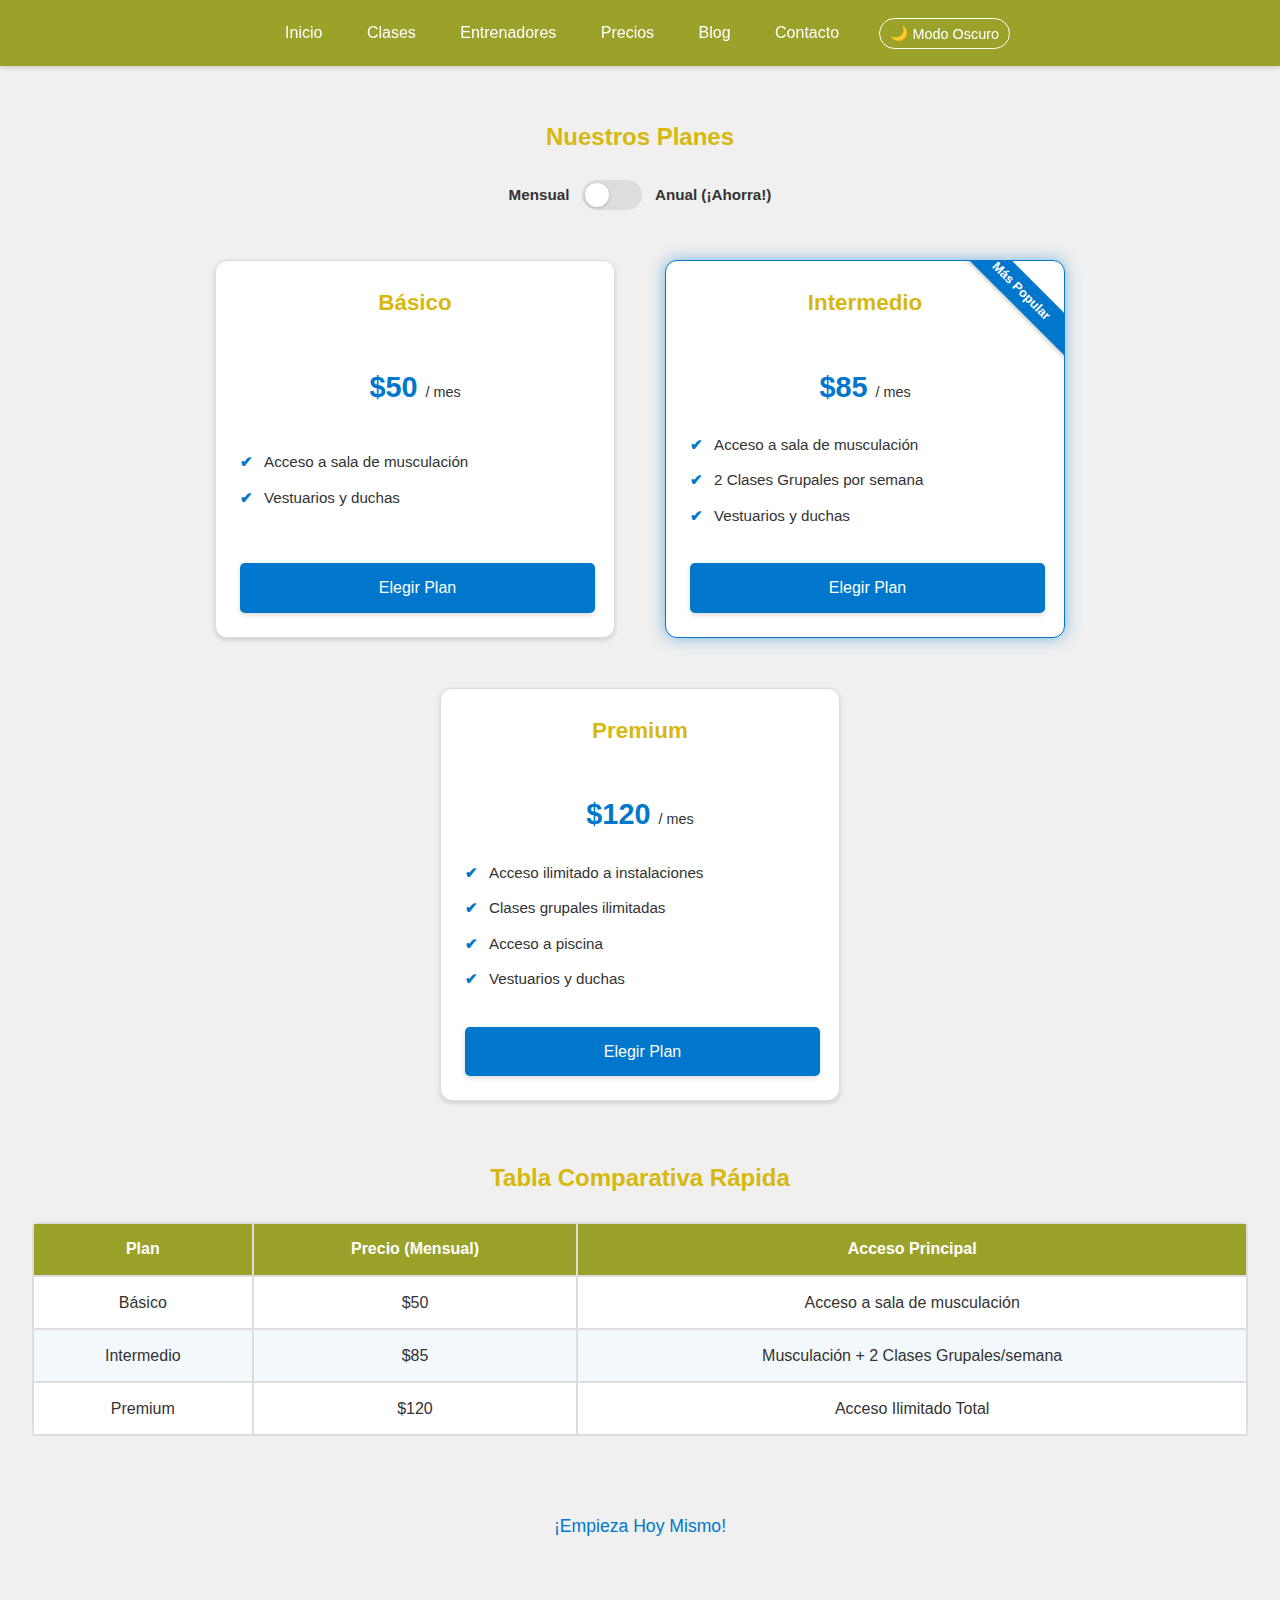
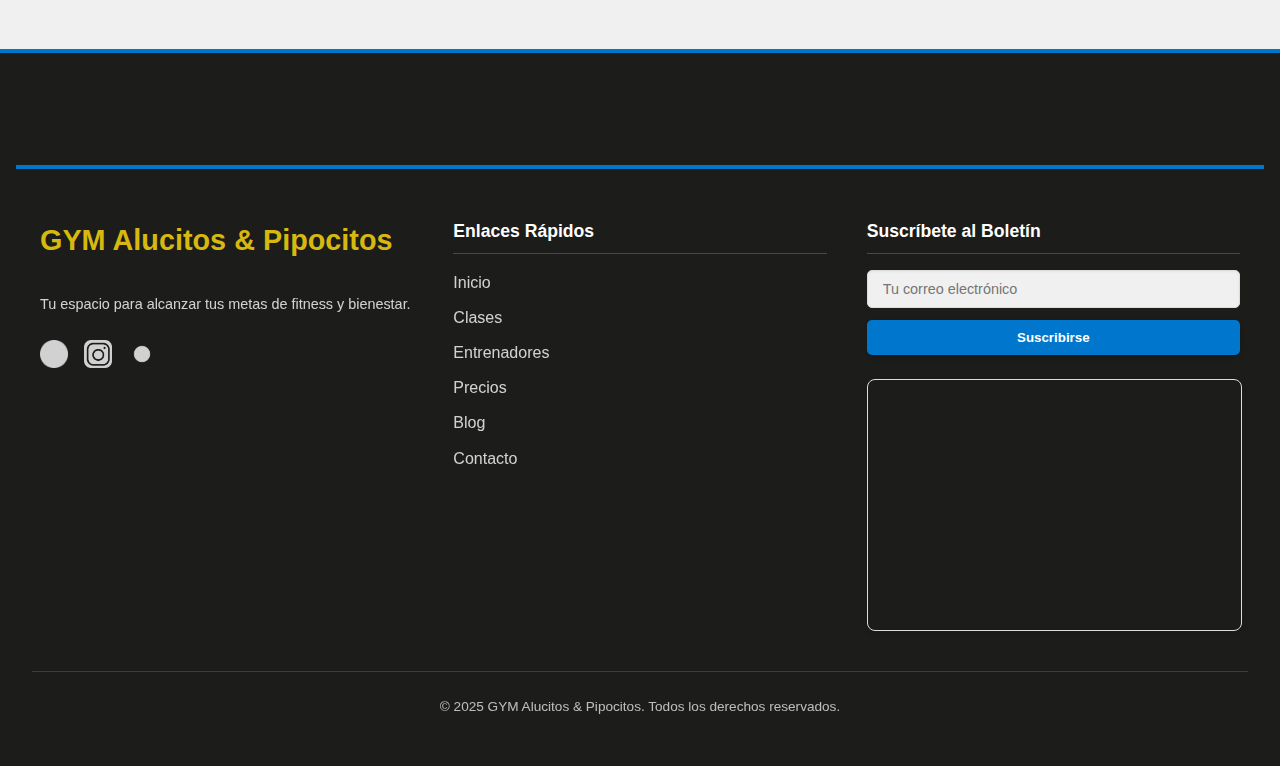
<file: TP2 PySW/precios.html>
<!DOCTYPE html>
<html lang="es">
<head>
    <meta charset="UTF-8">
    <meta name="viewport" content="width=device-width, initial-scale=1.0">
    <meta name="description" content="Descubre nuestros planes de gimnasio con precios accesibles y beneficios exclusivos.">
    <title>Gimnasio - Precios</title>
    <link rel="stylesheet" href="css/styles.css">
    <link rel="stylesheet" href="css/precios.css">
</head>
<body>
    <header>
        <nav>
            <ul>
                <li><a href="index.html">Inicio</a></li>
                <li><a href="clases.html">Clases</a>
                    <ul>
                        <li><a href="#">Musculación</a></li>
                        <li><a href="#">CrossFit</a></li>
                        <li><a href="#">Yoga</a></li>
                        <li><a href="#">Spinning</a></li>
                    </ul>
                </li>
                <li><a href="entrenadores.html">Entrenadores</a></li>
                <li><a href="precios.html">Precios</a></li>
                <li><a href="blog.html">Blog</a></li>
                <li><a href="contacto.html">Contacto</a></li>
                <li>
                    <button id="darkModeToggle" aria-label="Cambiar modo claro/oscuro">
                        <span class="icon">🌙</span>
                        <span class="text hidden-mobile">Modo Oscuro</span> 
                    </button>
                </li>
            </ul>
        </nav>
        
    </header>
    <main>
        <section id="precios">
            <h2>Nuestros Planes</h2>
            <div class="toggle-container">
                <span class="toggle-text">Mensual</span>
                <input type="checkbox" id="toggle-plan" class="toggle">
                <label for="toggle-plan" class="toggle-label">
                    <span class="toggle-inner"></span>
                    <span class="toggle-switch"></span>
                </label>
                <span class="toggle-text">Anual (¡Ahorra!)</span>
            </div>

            <!-- Contenedores para las tarjetas generadas por JS -->
            <div id="monthly-plans" class="card-container">
                <!-- Tarjetas Mensuales se insertarán aquí -->
            </div>
            <div id="annual-plans" class="card-container hidden">
                <!-- Tarjetas Anuales se insertarán aquí -->
            </div>

            <!-- Tabla Comparativa (Opcional, pero la actualizamos) -->
            <h2 class="table-title">Tabla Comparativa Rápida</h2>
            <div class="table-wrapper">
                <table id="tabla-precios">
                    <thead>
                        <tr>
                            <th>Plan</th>
                            <th class="price-col">Precio <span class="monthly-label">(Mensual)</span><span class="annual-label hidden">(Anual)</span></th>
                            <th>Acceso Principal</th>
                        </tr>
                    </thead>
                    <tbody>
                        <!-- Plan Básico -->
                        <tr class="plan">
                            <td>Básico</td>
                            <td class="price-col">
                                <span class="precio-mensual">$50</span>
                                <span class="precio-anual hidden">$500</span>
                            </td>
                            <td class="tooltip">Acceso a sala de musculación
                                <span class="tooltiptext">Acceso completo a todas las máquinas de musculación durante el horario de apertura.</span>
                            </td>
                        </tr>
                        <!-- Plan Intermedio (NUEVO) -->
                        <tr class="plan">
                            <td>Intermedio</td>
                            <td class="price-col">
                                <span class="precio-mensual">$85</span>
                                <span class="precio-anual hidden">$850</span>
                            </td>
                            <td class="tooltip">Musculación + 2 Clases Grupales/semana
                                <span class="tooltiptext">Acceso a sala de musculación y elección de 2 clases grupales (Yoga, Spinning, etc.) por semana.</span>
                            </td>
                        </tr>
                        <!-- Plan Premium -->
                        <tr class="plan">
                            <td>Premium</td>
                            <td class="price-col">
                                <span class="precio-mensual">$120</span>
                                <span class="precio-anual hidden">$1200</span>
                            </td>
                            <td class="tooltip">Acceso Ilimitado Total
                                <span class="tooltiptext">Acceso ilimitado a todas las instalaciones (musculación, piscina, sauna) y todas las clases grupales.</span>
                            </td>
                        </tr>
                    </tbody>
                </table>
            </div>

            <a href="contacto.html" class="btn-empezar">¡Empieza Hoy Mismo!</a>
        </section>
    </main>

    <footer id="footer-placeholder"></footer>

    <script>
        // --- Lógica Dark Mode ---
        // Es importante que este script se ejecute DESPUÉS de que el botón exista.
        // Al estar dentro de nav.html (si se carga con fetch), esto se cumple.
    
        const toggleButton = document.getElementById('darkModeToggle');
        const body = document.body;
        const buttonIcon = toggleButton.querySelector('.icon');
        const buttonText = toggleButton.querySelector('.text'); // Opcional
    
        if (!toggleButton) {
            console.error("Botón Dark Mode no encontrado.");
        } else {
            // Función para aplicar tema y actualizar botón/storage
            const applyTheme = (theme) => {
                if (theme === 'dark') {
                    body.classList.add('dark-mode');
                    if (buttonIcon) buttonIcon.textContent = '☀️';
                    if (buttonText) buttonText.textContent = 'Modo Claro'; // Opcional
                    localStorage.setItem('theme', 'dark');
                    toggleButton.setAttribute('aria-label', 'Cambiar a modo claro');
                } else {
                    body.classList.remove('dark-mode');
                    if (buttonIcon) buttonIcon.textContent = '🌙';
                    if (buttonText) buttonText.textContent = 'Modo Oscuro'; // Opcional
                    localStorage.setItem('theme', 'light');
                    toggleButton.setAttribute('aria-label', 'Cambiar a modo oscuro');
                }
            };
    
            // Comprobar preferencia guardada o del sistema al cargar
            const savedTheme = localStorage.getItem('theme');
            const prefersDark = window.matchMedia && window.matchMedia('(prefers-color-scheme: dark)').matches;
    
            // Aplicar tema inicial
            if (savedTheme) {
                applyTheme(savedTheme);
            } else if (prefersDark) {
                applyTheme('dark');
            } else {
                applyTheme('light'); // Default light
            }
    
            // Event listener para el clic
            toggleButton.addEventListener('click', () => {
                const currentTheme = body.classList.contains('dark-mode') ? 'dark' : 'light';
                applyTheme(currentTheme === 'dark' ? 'light' : 'dark');
            });
    
             // (Opcional) Escuchar cambios en la preferencia del sistema
             window.matchMedia('(prefers-color-scheme: dark)').addEventListener('change', event => {
                // Solo cambia si el usuario no ha elegido explícitamente un tema
                if (!localStorage.getItem('theme')) {
                    applyTheme(event.matches ? 'dark' : 'light');
                }
            });
        }
    </script>
    
    <!-- Script para cargar Nav/Footer y lógica de precios -->
    <script>
        // Función para cargar contenido HTML (reutilizable)
        function loadHTML(url, placeholderId) {
            return fetch(url)
                .then(response => {
                    if (!response.ok) throw new Error(`HTTP error! status: ${response.status}`);
                    return response.text();
                })
                .then(data => {
                    const placeholder = document.getElementById(placeholderId);
                    if (placeholder) placeholder.innerHTML = data;
                    else console.error(`Placeholder with ID "${placeholderId}" not found.`);
                })
                .catch(error => console.error(`Could not load ${url}:`, error));
        }

        // Ejecutar cuando el DOM esté listo
        document.addEventListener('DOMContentLoaded', () => {
            // Cargar Nav y Footer en paralelo
            Promise.all([
                loadHTML('nav.html', 'nav-placeholder'),
                loadHTML('footer.html', 'footer-placeholder')
            ]).then(() => {
                // Una vez cargados, inicializar la lógica específica de esta página
                initializePricingLogic();
                // El script de Dark Mode ya se ejecutó al cargar nav.html
            });
        });

        // Lógica específica de la página de precios
        function initializePricingLogic() {
            const togglePlan = document.getElementById('toggle-plan');
            const monthlyPlansContainer = document.getElementById('monthly-plans');
            const annualPlansContainer = document.getElementById('annual-plans');
            const priceTable = document.getElementById('tabla-precios');
            const monthlyTableLabels = priceTable.querySelectorAll('.precio-mensual, .monthly-label');
            const annualTableLabels = priceTable.querySelectorAll('.precio-anual, .annual-label');

            // --- Datos de los Planes ---
            const plans = [
                {
                    name: 'Básico',
                    monthlyPrice: '$50',
                    annualPrice: '$500',
                    monthlyBenefits: ['Acceso a sala de musculación', 'Vestuarios y duchas'],
                    annualBenefits: ['Acceso a sala de musculación', 'Vestuarios y duchas', '10% dto. en tienda', '1 sesión con entrenador'],
                    highlight: false // No destacar
                },
                { // --- NUEVO PLAN INTERMEDIO ---
                    name: 'Intermedio',
                    monthlyPrice: '$85',
                    annualPrice: '$850',
                    monthlyBenefits: ['Acceso a sala de musculación', '2 Clases Grupales por semana', 'Vestuarios y duchas'],
                    annualBenefits: ['Acceso a sala de musculación', '2 Clases Grupales por semana', 'Vestuarios y duchas', '15% dto. en tienda', '2 sesiones con entrenador'],
                    highlight: true // Destacar este plan
                },
                {
                    name: 'Premium',
                    monthlyPrice: '$120',
                    annualPrice: '$1200',
                    monthlyBenefits: ['Acceso ilimitado a instalaciones', 'Clases grupales ilimitadas', 'Acceso a piscina', 'Vestuarios y duchas'],
                    annualBenefits: ['Acceso ilimitado a instalaciones', 'Clases grupales ilimitadas', 'Acceso a piscina y sauna', '30% dto. en tienda', '4 sesiones con entrenador', 'Toalla incluida'],
                    highlight: false // No destacar
                }
            ];

            // --- Función para Crear Tarjetas ---
            function createPlanCard(plan, isAnnual) {
                const card = document.createElement('div');
                card.classList.add('card');
                if (plan.highlight) {
                    card.classList.add('highlighted'); // Añadir clase para destacar
                }

                const title = document.createElement('h3');
                title.textContent = plan.name;
                card.appendChild(title);

                const price = document.createElement('p');
                price.classList.add('price'); // Clase para estilizar el precio
                if (isAnnual) {
                    price.innerHTML = `${plan.annualPrice} <span class="period">/ año</span> <span class="discount">(Equivale a ${Math.round(parseInt(plan.annualPrice.substring(1))/12)}$/mes)</span>`;
                } else {
                    price.innerHTML = `${plan.monthlyPrice} <span class="period">/ mes</span>`;
                }
                card.appendChild(price);

                const benefitsList = document.createElement('ul');
                const benefits = isAnnual ? plan.annualBenefits : plan.monthlyBenefits;
                benefits.forEach(benefit => {
                    const listItem = document.createElement('li');
                    listItem.textContent = benefit;
                    benefitsList.appendChild(listItem);
                });
                card.appendChild(benefitsList);

                // Botón dentro de la tarjeta
                const btn = document.createElement('a');
                btn.href = 'contacto.html'; // Enlace a contacto
                btn.classList.add('btn', 'btn-card'); // Usar clase .btn general y una específica
                btn.textContent = 'Elegir Plan';
                card.appendChild(btn);


                return card;
            }

            // --- Generar Tarjetas ---
            plans.forEach(plan => {
                monthlyPlansContainer.appendChild(createPlanCard(plan, false));
                annualPlansContainer.appendChild(createPlanCard(plan, true));
            });

            // --- Lógica del Toggle ---
            if (togglePlan) {
                togglePlan.addEventListener('change', function() {
                    const isAnnual = this.checked;

                    // Alternar visibilidad de contenedores de tarjetas
                    monthlyPlansContainer.classList.toggle('hidden', isAnnual);
                    annualPlansContainer.classList.toggle('hidden', !isAnnual);

                    // Alternar visibilidad en la tabla
                    monthlyTableLabels.forEach(el => el.classList.toggle('hidden', isAnnual));
                    annualTableLabels.forEach(el => el.classList.toggle('hidden', !isAnnual));
                });

                // Disparar el evento change inicialmente si el toggle está marcado (por si acaso)
                if (togglePlan.checked) {
                    togglePlan.dispatchEvent(new Event('change'));
                }
            } else {
                console.error("Toggle button not found");
            }
        } // Fin de initializePricingLogic

    </script>
    <!-- <script src="js/scripts.js"></script> --> <!-- Si tienes lógica común adicional -->
</body>
</html>
</file>
<file: TP2 PySW/css/styles.css>
/* styles.css (Modificado para Dark Mode) */
:root {
    /* Paleta Modo Claro */
    --color-fondo: #f0f0f0; /* Un gris muy claro en lugar de blanco puro */
    --color-texto: #333333;
    --color-primario: #0077cc; /* Azul principal */
    --color-primario-hover: #005fa3;
    --color-titulos: #d6b80f; /* Amarillo/Dorado para títulos */
    --color-header-fondo: #9aa22a; /* Verde oliva */
    --color-header-texto: #ffffff;
    --color-header-hover: #555555;
    --color-dropdown-fondo: #333333;
    --color-footer-fondo: #1c1c1b;
    --color-footer-texto: #ffffff;
    --color-boton-texto: #ffffff;
    --color-card-fondo: #ffffff; /* Fondo para tarjetas */
    --color-borde-suave: #dddddd; /* Para bordes sutiles */
    --sombra-suave: 0 2px 5px rgba(0, 0, 0, 0.15);
    --sombra-hover: 0 4px 8px rgba(0, 0, 0, 0.2);
  
    /* Transición general */
    --transicion-rapida: 0.3s ease;
    --transicion-corta: 0.2s ease;
  }
  
  /* Modo oscuro */
  body.dark-mode {
    /* Paleta Modo Oscuro */
    --color-fondo: #121212; /* Negro/Gris muy oscuro */
    --color-texto: #e0e0e0; /* Gris claro para texto */
    --color-primario: #3498db; /* Azul más brillante */
    --color-primario-hover: #5dade2;
    --color-titulos: #f1c40f; /* Amarillo más brillante */
    --color-header-fondo: #4a5014; /* Verde oliva oscuro */
    --color-header-texto: #e0e0e0;
    --color-header-hover: #777777;
    --color-dropdown-fondo: #444444;
    --color-footer-fondo: #2c2c2c;
    --color-footer-texto: #e0e0e0;
    --color-boton-texto: #ffffff; /* Puede seguir siendo blanco */
    --color-card-fondo: #1e1e1e; /* Fondo oscuro para tarjetas */
    --color-borde-suave: #444444; /* Borde oscuro */
    --sombra-suave: 0 2px 5px rgba(255, 255, 255, 0.1); /* Sombra clara */
    --sombra-hover: 0 4px 8px rgba(255, 255, 255, 0.15);
  }
  
  /* General Styles */
  body {
    /* USA LAS VARIABLES Y QUITA LOS VALORES FIJOS CONFLICTIVOS */
    background-color: var(--color-fondo);
    color: var(--color-texto);
    font-family: 'Bahnschrift', sans-serif;
    margin: 0;
    padding: 0;
    line-height: 1.6;
    transition: background-color var(--transicion-rapida), color var(--transicion-rapida); /* Transición para el body */
  }
  
  h1, h2, h3 {
    color: var(--color-titulos);
    font-weight: bold;
    margin-bottom: 1rem;
    transition: color var(--transicion-rapida);
  }
  
  a {
    color: var(--color-primario);
    text-decoration: none;
    transition: color var(--transicion-rapida);
  }
  
  a:hover {
    color: var(--color-primario-hover);
    text-decoration: underline;
  }
  
  .btn {
    background-color: var(--color-primario);
    color: var(--color-boton-texto);
    padding: 10px 20px;
    border: none;
    border-radius: 5px;
    cursor: pointer;
    transition: background-color var(--transicion-rapida), transform var(--transicion-corta), box-shadow var(--transicion-corta);
    box-shadow: var(--sombra-suave);
  }
  
  .btn:hover {
    background-color: var(--color-primario-hover);
    transform: translateY(-2px);
    box-shadow: var(--sombra-hover);
    text-decoration: none; /* Evita el subrayado del 'a:hover' general */
  }
  
  /* Header */
  header {
    background-color: var(--color-header-fondo);
    color: var(--color-header-texto); /* Usar variable para el texto del header si es necesario */
    padding: 10px 0;
    position: sticky;
    top: 0;
    z-index: 100;
    box-shadow: var(--sombra-suave);
    transition: background-color var(--transicion-rapida);
  }
  
  nav ul {
    list-style: none;
    padding: 0;
    margin: 0;
    text-align: center;
  }
  
  nav ul li {
    display: inline-block;
    margin: 0 5px; /* Reducir un poco el margen */
    position: relative;
  }
  
  nav ul li a {
    color: var(--color-header-texto);
    text-decoration: none;
    padding: 10px 15px; /* Ajustar padding */
    display: block;
    transition: background-color var(--transicion-rapida), color var(--transicion-rapida);
  }
  
  nav ul li a:hover {
    background-color: var(--color-header-hover);
    color: var(--color-header-texto); /* Asegurar que el texto siga siendo visible */
    text-decoration: none;
  }
  
  /* Estilos para el botón Dark Mode */
  #darkModeToggle {
    background: none;
    border: 1px solid var(--color-header-texto); /* Borde del color del texto del nav */
    color: var(--color-header-texto);
    padding: 6px 10px; /* Ajustar padding para que se alinee mejor */
    cursor: pointer;
    border-radius: 20px; /* Más redondeado */
    font-size: 0.9em;
    margin-left: 10px; /* Espacio respecto al último item */
    transition: background-color var(--transicion-rapida), color var(--transicion-rapida), border-color var(--transicion-rapida);
    vertical-align: middle; /* Alinear verticalmente con los links */
    display: inline-flex; /* Para alinear icono y texto */
    align-items: center;
    gap: 5px;
  }
  
  #darkModeToggle:hover {
    background-color: var(--color-header-texto); /* Fondo blanco/claro al pasar */
    color: var(--color-header-fondo); /* Texto del color de fondo del header */
  }
  
  #darkModeToggle .text.hidden-mobile {
      /* Ocultar texto en móviles si se desea */
      /* @media (max-width: 768px) { display: none; } */
  }
  
  
  nav ul ul {
    display: none;
    position: absolute;
    top: 100%; /* Posicionar justo debajo del item padre */
    left: 0; /* Alinear a la izquierda del item padre */
    background-color: var(--color-dropdown-fondo);
    box-shadow: var(--sombra-suave);
    border-radius: 5px;
    min-width: 150px; /* Ancho mínimo */
    padding: 5px 0; /* Padding vertical */
    z-index: 101; /* Asegurar que esté sobre otros elementos */
    transition: background-color var(--transicion-rapida);
  }
  
  nav ul li:hover > ul {
    display: block;
    animation: fadeIn 0.3s ease;
  }
  
  nav ul ul li {
    display: block;
    width: 100%;
    margin: 0; /* Resetear margen */
  }
  
  nav ul ul li a {
    padding: 10px 15px; /* Padding interno */
    color: var(--color-header-texto); /* Usar el mismo color de texto que el nav principal */
    white-space: nowrap; /* Evitar que el texto se rompa */
  }
  
  nav ul ul li a:hover {
    background-color: var(--color-header-hover); /* Mismo hover que el nav principal */
  }
 /* --- (Resto de estilos: Footer, Card, etc. se mantienen igual) --- */
/* Footer - Nueva Estructura */
footer {
  background-color: var(--color-footer-fondo);
  color: var(--color-footer-texto);
  padding: 3rem 1rem 1.5rem 1rem; /* Padding inferior ajustado */
  margin-top: 4rem;
  border-top: 4px solid var(--color-primario);
  transition: background-color var(--transicion-rapida), color var(--transicion-rapida), border-color var(--transicion-rapida);
}

.footer-container {
  display: flex;
  flex-wrap: wrap;
  justify-content: space-between;
  gap: 2.5rem; /* Un poco más de espacio */
  max-width: 1200px;
  margin: 0 auto 2.5rem auto; /* Margen inferior aumentado */
  text-align: left;
}

.footer-column {
  flex: 1;
  min-width: 230px; /* Ancho mínimo ajustado */
}

/* Columna 1: About/Logo */
.footer-about .footer-logo {
  color: var(--color-titulos);
  font-size: 1.8rem;
  font-weight: bold;
  margin: 0 0 1rem 0;
  transition: color var(--transicion-rapida);
  display: inline-block;
}
.footer-about .footer-description {
  font-size: 0.9rem;
  line-height: 1.6;
  opacity: 0.8;
  margin-bottom: 1.5rem;
}

/* Social Links en Columna 1 */
.footer-about .social-links {
  display: flex;
  gap: 1rem;
  align-items: center;
  flex-wrap: wrap;
}
.footer-about .social-links a {
  color: var(--color-footer-texto);
  opacity: 0.8;
  transition: transform var(--transicion-corta), opacity var(--transicion-corta);
  display: inline-block;
}
.footer-about .social-links a:hover {
  opacity: 1;
  transform: scale(1.1);
}
.footer-about .social-links img {
  height: 28px;
  width: 28px;
  object-fit: contain;
  filter: brightness(0) invert(var(--invert-social, 1));
  transition: filter var(--transicion-rapida), transform var(--transicion-corta);
  vertical-align: middle;
}

/* Columna 2 y 3 Títulos */
.footer-links h4,
.footer-newsletter-map h4 {
  color: var(--color-footer-texto);
  font-size: 1.1rem;
  margin: 0 0 1rem 0;
  font-weight: 600;
  border-bottom: 1px solid rgba(255, 255, 255, 0.2);
  padding-bottom: 0.5rem;
  transition: color var(--transicion-rapida), border-color var(--transicion-rapida);
}
body.dark-mode .footer-links h4,
body.dark-mode .footer-newsletter-map h4 {
  border-bottom-color: rgba(255, 255, 255, 0.3);
}

/* Columna 2: Enlaces Rápidos */
.footer-links ul {
  list-style: none;
  padding: 0;
  margin: 0;
}
.footer-links li {
  margin-bottom: 0.6rem;
}
.footer-links a {
  color: var(--color-footer-texto);
  text-decoration: none;
  opacity: 0.8;
  transition: color var(--transicion-rapida), opacity var(--transicion-rapida), padding-left var(--transicion-corta);
  position: relative;
  padding-left: 0;
}
.footer-links a:hover {
  color: var(--color-primario);
  opacity: 1;
  padding-left: 8px;
  text-decoration: none;
}
.footer-links a:hover::before {
  content: '› ';
  position: absolute;
  left: 0;
  opacity: 1;
  transition: opacity var(--transicion-corta);
}

/* Columna 3: Newsletter y Mapa */
#newsletter-form {
  display: flex;
  flex-direction: column;
  gap: 0.8rem;
  margin-bottom: 1.5rem;
}
footer input[type="email"] {
  padding: 10px 15px;
  border: 1px solid var(--color-borde-suave);
  border-radius: 5px;
  background-color: var(--color-fondo);
  color: var(--color-texto);
  box-shadow: inset 0 1px 3px rgba(0, 0, 0, 0.05); /* Sombra más sutil */
  font-size: 0.9rem;
  width: 100%;
  box-sizing: border-box;
  transition: border-color var(--transicion-rapida), background-color var(--transicion-rapida), color var(--transicion-rapida), box-shadow var(--transicion-rapida);
}
footer input[type="email"]:focus {
  outline: none;
  border-color: var(--color-primario);
  box-shadow: inset 0 1px 3px rgba(0, 0, 0, 0.05), 0 0 0 3px rgba(var(--color-primario-rgb, 0, 119, 204), 0.2);
}
#newsletter-form .btn {
  padding: 10px 15px;
  border-radius: 5px;
  font-weight: 600;
  width: 100%;
  box-sizing: border-box;
}

/* Mapa en Columna 3 */
footer #map {
  width: 100%;
  height: 250px; /* Altura ajustada */
  margin: 0;
  border: 1px solid var(--color-borde-suave);
  border-radius: 8px;
  box-shadow: var(--sombra-suave);
  overflow: hidden;
  transition: border-color var(--transicion-rapida), box-shadow var(--transicion-rapida);
}
footer #map iframe {
  display: block;
  width: 100%;
  height: 100%;
  border: 0;
  filter: grayscale(var(--map-grayscale, 0%));
  transition: filter var(--transicion-rapida);
}
footer #map:hover iframe {
  filter: grayscale(0%);
}

/* Footer Bottom (Copyright) */
.footer-bottom {
  border-top: 1px solid rgba(255, 255, 255, 0.15);
  padding-top: 1.5rem;
  margin-top: 2.5rem; /* Aumentado margen superior */
  text-align: center;
}
body.dark-mode .footer-bottom {
  border-top-color: rgba(255, 255, 255, 0.2);
}
.copyright {
  font-size: 0.85rem;
  opacity: 0.7;
  color: var(--color-footer-texto);
  margin: 0;
  transition: color var(--transicion-rapida);
}

/* Clase sr-only para accesibilidad */
.sr-only {
  position: absolute; width: 1px; height: 1px; padding: 0; margin: -1px;
  overflow: hidden; clip: rect(0, 0, 0, 0); white-space: nowrap; border-width: 0;
}

/* Card Base Styles (Revisado) */
.card {
  background-color: var(--color-card-fondo);
  border: 1px solid var(--color-borde-suave);
  border-radius: 8px;
  box-shadow: var(--sombra-suave);
  overflow: hidden;
  transition: background-color var(--transicion-rapida), border-color var(--transicion-rapida), box-shadow var(--transicion-rapida), transform var(--transicion-corta);
  display: flex;
  flex-direction: column;
}
.card:hover {
  transform: translateY(-4px);
  box-shadow: var(--sombra-hover);
}
.card-content { /* Contenedor para texto */
  padding: 1rem;
  flex-grow: 1;
  display: flex;
  flex-direction: column;
}
.card h3, .card p { /* Estilos dentro de .card-content */
  color: var(--color-texto);
  margin-bottom: 0.8rem;
  transition: color var(--transicion-rapida);
}
.card h3 {
  margin-top: 0;
  color: var(--color-titulos);
  font-size: 1.25rem;
}
.card p {
  font-size: 0.95rem;
  line-height: 1.5;
  flex-grow: 1;
}
.card p:last-child {
  margin-bottom: 0;
}
.card-img {
  height: 200px;
  overflow: hidden;
  background-color: var(--color-borde-suave); /* Placeholder */
}
.card-img img {
  width: 100%; height: 100%; object-fit: cover; object-position: center;
  display: block; transition: transform var(--transicion-rapida);
}
.card:hover .card-img img {
  transform: scale(1.05);
}

/* Keyframes */
@keyframes fadeIn {
  from { opacity: 0; transform: translateY(-5px); }
  to { opacity: 1; transform: translateY(0); }
}


/* --- INICIO: REGLAS RESPONSIVAS MEJORADAS --- */

/* Tablets y pantallas medianas (ej. <= 992px) */
@media (max-width: 992px) {
    h1 { font-size: 2.2rem; }
    h2 { font-size: 1.8rem; }
    h3 { font-size: 1.4rem; }

    /* Footer: Intentar 2 columnas */
    .footer-column {
        min-width: calc(50% - 1.5rem); /* Ajustar gap */
        flex-basis: calc(50% - 1.5rem);
    }
    .footer-newsletter-map {
        min-width: 100%;
        flex-basis: 100%;
    }
    footer #map {
        height: 220px;
    }
}

/* Móviles y pantallas pequeñas (ej. <= 768px) */
@media (max-width: 768px) {
    body { line-height: 1.5; }
    h1 { font-size: 2rem; }
    h2 { font-size: 1.6rem; }
    h3 { font-size: 1.3rem; }

    /* --- Header/Nav Responsivo (Hamburguesa Mejorado) --- */
    header { padding: 5px 1rem; }

    /* Mostrar botón hamburguesa */
    .menu-toggle {
        display: block; /* Mostrar el botón */
        /* Estilos opcionales para el botón en sí */
        /* background-color: transparent; */
        /* border: 1px solid var(--color-header-texto); */
        /* padding: 8px; */
        /* border-radius: 4px; */
    }

    /* Ocultar menú de navegación principal */
    nav ul.main-nav {
        /* Posicionamiento y Estilo del Menú Desplegable */
        position: fixed; /* Fijo en la pantalla */
        top: 0;
        left: 0;
        width: 80%; /* Ancho del menú */
        max-width: 300px; /* Ancho máximo */
        height: 100vh; /* Altura completa */
        background-color: var(--color-dropdown-fondo); /* Fondo oscuro */
        box-shadow: 2px 0 10px rgba(0,0,0,0.2); /* Sombra a la derecha */
        padding-top: 60px; /* Espacio para cerrar botón o logo */
        flex-direction: column; /* Apilar items */
        align-items: stretch; /* Estirar items */
        justify-content: flex-start; /* Alinear arriba */
        transform: translateX(-100%); /* Oculto fuera de la pantalla a la izquierda */
        transition: transform 0.4s cubic-bezier(0.23, 1, 0.32, 1); /* Transición suave */
        z-index: 1000; /* Debajo del botón de cierre/toggle */
        overflow-y: auto; /* Scroll si es necesario */
        display: flex; /* Mantener flex para que funcione transform */
    }
    nav ul.main-nav.active { /* Clase que añade JS para mostrar */
        transform: translateX(0); /* Deslizar hacia adentro */
    }

    /* Estilo de los items del menú móvil */
    nav ul.main-nav li {
        display: block;
        margin: 0;
        width: 100%;
        text-align: left;
    }
    nav ul.main-nav li a {
        padding: 15px 25px; /* Padding generoso */
        border-bottom: 1px solid var(--color-header-hover); /* Separador */
        border-radius: 0;
        color: var(--color-header-texto); /* Asegurar color */
        font-size: 1.1rem; /* Fuente un poco más grande */
        display: block; /* Asegurar que ocupe todo el ancho */
        transition: background-color var(--transicion-corta);
    }
    nav ul.main-nav li:last-child a {
        border-bottom: none;
    }
    nav ul.main-nav li a:hover,
    nav ul.main-nav li a.active {
        background-color: var(--color-header-hover); /* Hover sutil */
    }

    /* Ajustar dropdown en móvil (dentro del menú hamburguesa) */
    nav ul ul {
        position: static;
        box-shadow: none;
        border-radius: 0;
        background-color: rgba(0,0,0,0.2); /* Fondo más oscuro para submenú */
        padding: 0; /* Quitar padding extra */
        border-top: none;
        min-width: auto;
        display: none; /* Oculto por defecto, requiere JS para toggle */
        animation: none;
        border-left: 3px solid var(--color-primario); /* Indicador visual */
        margin: 0;
        width: 100%;
        box-sizing: border-box;
    }
    /* Quitar hover para mostrar dropdown */
    nav ul li:hover > ul { display: none; }

    /* Estilo para cuando el dropdown está activo (requiere JS) */
    /* nav ul li.dropdown-active > ul { display: block; } */
    /* nav ul li.dropdown-active > a { background-color: var(--color-header-hover); } */

    nav ul ul li a {
        padding: 12px 25px 12px 40px; /* Padding con indentación */
        font-size: 1rem; /* Fuente ligeramente más pequeña */
        border-bottom: 1px solid rgba(var(--color-header-texto-rgb, 255, 255, 255), 0.1); /* Separador más sutil */
    }
    nav ul ul li:last-child a {
        border-bottom: none;
    }
    nav ul ul li a:hover {
        background-color: var(--color-header-hover);
    }

    /* Ocultar texto del botón Dark Mode */
    #darkModeToggle .text.hidden-mobile { display: none; }
    #darkModeToggle { padding: 5px 8px; margin-left: 5px; }

    /* --- Footer Responsivo (Apilado y Centrado - Mantenido) --- */
    .footer-container {
        flex-direction: column;
        text-align: center;
        align-items: center;
        gap: 2rem;
    }
    .footer-column {
        min-width: 100%;
        margin-bottom: 0;
        flex-basis: auto;
        padding: 0 1rem;
        box-sizing: border-box;
    }
    .footer-about .footer-logo {
        margin-left: auto;
        margin-right: auto;
    }
    .footer-about .social-links {
        justify-content: center;
    }
    .footer-links ul {
        columns: 1;
        -webkit-columns: 1;
        -moz-columns: 1;
        padding: 0;
    }
    .footer-links li { text-align: center; }
    .footer-links a:hover { padding-left: 0; }
    .footer-links a:hover::before { display: none; }

    #newsletter-form {
        flex-direction: column;
        align-items: center;
        max-width: 350px;
        margin-left: auto;
        margin-right: auto;
        width: 100%;
    }
    footer input[type="email"] {
        width: 100%;
        min-width: auto;
        text-align: center;
    }
    #newsletter-form .btn {
        width: 100%;
        max-width: 250px;
    }
    footer #map {
        height: 200px;
        width: 100%;
    }
}

/* Móviles muy pequeños (ej. <= 480px) */
@media (max-width: 480px) {
    body { font-size: 15px; }
    h1 { font-size: 1.8rem; }
    h2 { font-size: 1.4rem; }
    h3 { font-size: 1.2rem; }

    .btn { padding: 8px 15px; font-size: 0.9rem; }

    header { padding: 5px 0.5rem; }
    /* Ajustar tamaño del menú si es necesario */
    nav ul.main-nav {
        padding-top: 50px; /* Menos espacio arriba */
    }
    nav ul.main-nav li a { padding: 12px 20px; font-size: 1rem; }
    nav ul ul li a { padding: 10px 20px 10px 35px; font-size: 0.95rem; }


    .footer-container { gap: 1.5rem; }
    .footer-bottom { padding-top: 1rem; margin-top: 1.5rem; }
    .copyright { font-size: 0.8rem; }
}

/* --- FIN: REGLAS RESPONSIVAS MEJORADAS --- */
</file>
<file: TP2 PySW/css/clases.css>
/* --- Galería (Estilos Masonry) --- */
#galeria-clases {
  padding: 0 1rem; /* Mantener padding lateral */
}
#galeria-clases h2 {
color: var(--color-titulos);
text-align: center;
margin-bottom: 1.5rem;
transition: color var(--transicion-rapida);
}

.grid-container {
/* display: grid; -> Reemplazado por columns */
/* grid-template-columns: repeat(auto-fit, minmax(250px, 1fr)); -> Reemplazado */
/* gap: 1.5rem; -> Reemplazado por column-gap y margin en items */

/* Propiedades para Masonry con CSS Columns */
column-count: 4; /* Número de columnas deseado en pantallas grandes */
column-gap: 1rem; /* Espacio entre columnas */
width: 100%; /* Asegurar que ocupe el ancho disponible */
}

/* Estilos para cada item (enlace) en la galería */
.grid-item-link {
  display: inline-block; /* Necesario para que columns funcione bien */
  width: 100%; /* Ocupar el ancho de la columna */
  margin-bottom: 1rem; /* Espacio vertical entre items */
  break-inside: avoid-column; /* Evitar que un item se rompa entre columnas */
  position: relative; /* Para el overlay */
  overflow: hidden; /* Para el borde redondeado y hover de imagen */
  border-radius: 8px;
  box-shadow: var(--sombra-suave);
  transition: transform var(--transicion-corta), box-shadow var(--transicion-corta);
  background-color: var(--color-card-fondo); /* Fondo por si la imagen no carga */
}

.grid-item-link:hover {
transform: translateY(-5px);
box-shadow: var(--sombra-hover);
}

/* El div .grid-item ahora es opcional, puedes aplicar estilos directamente al enlace si prefieres */
.grid-item {
  /* Puedes quitar estilos de aquí si los aplicas a .grid-item-link */
  /* position: relative; */
  /* overflow: hidden; */
  /* border-radius: 8px; */
}

.grid-item img {
display: block;
width: 100%;
height: auto; /* Altura automática para Masonry */
object-fit: cover; /* Mantenemos cover por si acaso */
transition: transform var(--transicion-rapida);
border-radius: 8px; /* Aplicar redondeo a la imagen también */
}

.grid-item-link:hover img { /* Aplicar hover al enlace */
transform: scale(1.05);
}

.overlay {
position: absolute;
bottom: 0;
left: 0;
right: 0;
background: linear-gradient(to top, rgba(0, 0, 0, 0.8), transparent);
color: white;
padding: 1rem;
text-align: center;
opacity: 1;
transition: opacity var(--transicion-rapida);
border-radius: 0 0 8px 8px; /* Redondear solo abajo */
}

.overlay h3 {
margin: 0 0 0.5rem 0;
color: white;
font-size: 1.2rem;
}

.overlay p {
margin: 0;
font-size: 0.9rem;
color: #eee;
}

/* --- Responsive para Masonry --- */

/* Tablets */
@media (max-width: 992px) {
  .grid-container {
      column-count: 3; /* Reducir a 3 columnas */
      column-gap: 0.8rem;
  }
  .grid-item-link {
      margin-bottom: 0.8rem;
  }
}

/* Móviles y Tablets pequeñas */
@media (max-width: 768px) {
  #galeria-clases {
      padding: 0 0.5rem; /* Menos padding lateral */
  }
  .grid-container {
      column-count: 2; /* Reducir a 2 columnas */
  }
  .overlay h3 {
      font-size: 1.1rem;
  }
  .overlay p {
      font-size: 0.85rem;
  }
}

/* Móviles pequeños */
@media (max-width: 480px) {
  .grid-container {
      column-count: 1; /* Una sola columna */
      column-gap: 0; /* Sin gap si es una columna */
  }
   .grid-item-link {
      margin-bottom: 1rem; /* Espacio entre items en una columna */
  }
}

/* --- (Resto de estilos de clases.css: #filtros, #horarios, .class-info, etc. se mantienen igual) --- */

/* --- Filtros --- */
#filtros {
background-color: var(--color-card-fondo, #f9f9f9);
padding: 1.5rem;
margin-bottom: 2rem;
border-radius: 8px;
border: 1px solid var(--color-borde-suave, #eee);
transition: background-color var(--transicion-rapida), border-color var(--transicion-rapida);
}

#filtros h2 {
color: var(--color-titulos);
margin-bottom: 1rem;
text-align: center;
transition: color var(--transicion-rapida);
}

.filter-container {
display: flex;
flex-wrap: wrap;
gap: 1rem;
justify-content: center;
}

.filter-container label {
color: var(--color-texto);
cursor: pointer;
padding: 0.5rem 1rem;
border: 1px solid var(--color-borde-suave, #ccc);
border-radius: 20px;
transition: background-color var(--transicion-rapida), color var(--transicion-rapida), border-color var(--transicion-rapida);
white-space: nowrap;
}

.filter-container input[type="checkbox"] {
display: none;
}

.filter-container input[type="checkbox"]:checked + label {
background-color: var(--color-primario);
color: var(--color-boton-texto);
border-color: var(--color-primario);
}
.filter-container label:hover {
background-color: var(--color-primario-hover);
color: var(--color-boton-texto);
border-color: var(--color-primario-hover);
}


/* --- Tabla de Horarios --- */
#horarios {
margin: 3rem 1rem;
overflow-x: auto;
}
#horarios h2 {
color: var(--color-titulos);
text-align: center;
margin-bottom: 1.5rem;
transition: color var(--transicion-rapida);
}

table {
width: 100%;
min-width: 600px;
border-collapse: collapse;
background-color: var(--color-card-fondo);
color: var(--color-texto);
box-shadow: var(--sombra-suave);
border-radius: 8px;
overflow: hidden;
transition: background-color var(--transicion-rapida), color var(--transicion-rapida), box-shadow var(--transicion-rapida);
}

th, td {
border: 1px solid var(--color-borde-suave);
padding: 0.8rem 1rem;
text-align: center;
transition: border-color var(--transicion-rapida);
white-space: nowrap;
}

thead {
background-color: var(--color-header-fondo);
color: var(--color-header-texto);
transition: background-color var(--transicion-rapida), color var(--transicion-rapida);
}

th {
font-weight: bold;
}

tbody tr:nth-child(even) {
background-color: var(--color-fondo);
transition: background-color var(--transicion-rapida);
}
body.dark-mode tbody tr:nth-child(even) {
background-color: #2a2a2a;
}

tbody tr:hover {
background-color: var(--color-primario-hover);
color: var(--color-boton-texto);
}
body.dark-mode tbody tr:hover {
background-color: var(--color-primario);
color: var(--color-boton-texto);
}


/* --- Secciones de Información --- */
.class-info {
background-color: var(--color-card-fondo);
padding: 2rem;
margin: 2rem 1rem;
border-radius: 8px;
border: 1px solid var(--color-borde-suave);
transition: background-color var(--transicion-rapida), border-color var(--transicion-rapida), color var(--transicion-rapida);
}

.class-info h2 {
color: var(--color-titulos);
margin-bottom: 1rem;
transition: color var(--transicion-rapida);
}
.class-info h3 {
color: var(--color-titulos);
margin-top: 1.5rem;
margin-bottom: 0.5rem;
transition: color var(--transicion-rapida);
}

.class-info p, .class-info li {
color: var(--color-texto);
margin-bottom: 1rem;
line-height: 1.7;
transition: color var(--transicion-rapida);
}

.class-info ul {
list-style: disc;
margin-left: 20px;
padding-left: 0;
}

.class-info a {
color: var(--color-primario);
font-weight: bold;
}
.class-info a:hover {
color: var(--color-primario-hover);
}

/* --- Responsive (Ajustes adicionales si son necesarios) --- */
@media (max-width: 768px) {
  #filtros {
      padding: 1rem;
      margin-bottom: 1.5rem;
  }
  .filter-container {
      gap: 0.8rem;
  }
  .filter-container label {
      padding: 0.4rem 0.8rem;
      font-size: 0.9rem;
  }
  #horarios {
      margin: 2rem 0.5rem;
  }
  th, td {
      padding: 0.6rem 0.5rem;
      font-size: 0.9rem;
  }
  .class-info {
      padding: 1.5rem;
      margin: 1.5rem 0.5rem;
  }
  .class-info h2 {
      font-size: 1.5rem;
  }
   .class-info h3 {
      font-size: 1.2rem;
  }
  .class-info p, .class-info li {
      font-size: 0.95rem;
      line-height: 1.6;
  }
}

@media (max-width: 480px) {
  #filtros {
      padding: 0.8rem;
  }
  #filtros h2 {
      font-size: 1.3rem;
      margin-bottom: 0.8rem;
  }
  .filter-container {
      gap: 0.5rem;
  }
  .filter-container label {
      padding: 0.3rem 0.6rem;
      font-size: 0.85rem;
  }
  th, td {
      padding: 0.5rem 0.4rem;
      font-size: 0.85rem;
  }
  table {
      min-width: 400px;
  }
  .class-info {
      padding: 1rem;
      margin: 1rem 0.5rem;
  }
   .class-info h2 {
      font-size: 1.4rem;
  }
   .class-info h3 {
      font-size: 1.1rem;
  }
  .class-info p, .class-info li {
      font-size: 0.9rem;
  }
}
</file>
<file: TP2 PySW/css/contacto.css>
/* Contacto Page Styles - Adaptado para Dark Mode y Mejoras Visuales */

#contacto {
    padding: 2rem;
    max-width: 700px; /* Limitar ancho para mejor legibilidad del formulario */
    margin: 2rem auto; /* Centrar la sección */
    background-color: var(--color-card-fondo); /* Fondo tipo tarjeta */
    border-radius: 12px;
    box-shadow: var(--sombra-suave);
    border: 1px solid var(--color-borde-suave);
    transition: background-color var(--transicion-rapida), border-color var(--transicion-rapida), box-shadow var(--transicion-rapida);
}

#contacto h2 {
    color: var(--color-titulos);
    text-align: center;
    margin-bottom: 1rem;
    transition: color var(--transicion-rapida);
}

#contacto .intro-text {
    color: var(--color-texto);
    text-align: center;
    margin-bottom: 2rem;
    line-height: 1.6;
    transition: color var(--transicion-rapida);
}

/* --- Formulario --- */
#contacto-form {
    display: flex;
    flex-direction: column;
    gap: 1.5rem; /* Espacio entre grupos de formulario */
}

.form-group {
    display: flex;
    flex-direction: column;
}

.form-group label {
    color: var(--color-texto);
    margin-bottom: 0.5rem;
    font-weight: 600;
    font-size: 0.95rem;
    transition: color var(--transicion-rapida);
}

.form-group input[type="text"],
.form-group input[type="email"],
.form-group textarea {
    padding: 12px 15px; /* Padding interno */
    border: 1px solid var(--color-borde-suave);
    border-radius: 8px;
    background-color: var(--color-fondo); /* Fondo que cambia con el tema */
    color: var(--color-texto);
    font-family: inherit; /* Usar la fuente del body */
    font-size: 1rem;
    box-shadow: inset 0 1px 3px rgba(0, 0, 0, 0.05); /* Sombra interna sutil */
    transition: border-color var(--transicion-rapida), background-color var(--transicion-rapida), color var(--transicion-rapida), box-shadow var(--transicion-rapida);
}

.form-group textarea {
    resize: vertical; /* Permitir redimensionar solo verticalmente */
    min-height: 120px; /* Altura mínima */
}

/* Estilo de foco */
.form-group input[type="text"]:focus,
.form-group input[type="email"]:focus,
.form-group textarea:focus {
    outline: none;
    border-color: var(--color-primario);
    box-shadow: 0 0 0 3px rgba(var(--color-primario-rgb, 0, 119, 204), 0.2); /* Resplandor al enfocar */
}

/* Estilo para campos inválidos */
.form-group input.invalid,
.form-group textarea.invalid {
    border-color: var(--color-error, #e74c3c); /* Rojo para error */
}
.form-group input.invalid:focus,
.form-group textarea.invalid:focus {
     box-shadow: 0 0 0 3px rgba(var(--color-error-rgb, 231, 76, 60), 0.2);
}

/* Mensajes de error */
.error-message {
    color: var(--color-error, #e74c3c);
    font-size: 0.85rem;
    margin-top: 0.3rem;
    min-height: 1.2em; /* Reservar espacio para que no salte el layout */
    transition: color var(--transicion-rapida);
}
/* Añadir variables de error a :root y body.dark-mode si no existen */
:root { --color-error: #e74c3c; --color-error-rgb: 231, 76, 60; }
body.dark-mode { --color-error: #ff6b6b; --color-error-rgb: 255, 107, 107; }


/* --- Botón de Envío con Spinner --- */
.btn-submit {
    /* Hereda estilos de .btn */
    padding: 12px 25px;
    font-size: 1.1rem;
    position: relative; /* Para posicionar el spinner */
    display: flex; /* Para alinear texto y spinner */
    justify-content: center;
    align-items: center;
    min-height: 48px; /* Altura mínima para consistencia */
}
.btn-submit:disabled {
    opacity: 0.7;
    cursor: not-allowed;
}

.btn-submit .btn-text.hidden {
    visibility: hidden; /* Ocultar texto cuando el spinner está activo */
}

.spinner {
    border: 3px solid rgba(var(--color-boton-texto-rgb, 255, 255, 255), 0.3); /* Borde claro */
    border-top-color: var(--color-boton-texto); /* Color principal del spinner */
    border-radius: 50%;
    width: 20px;
    height: 20px;
    animation: spin 1s linear infinite;
    position: absolute; /* Posicionar en el centro del botón */
    top: 50%;
    left: 50%;
    margin-top: -10px; /* Mitad de la altura */
    margin-left: -10px; /* Mitad del ancho */
}
/* Añadir variable RGB para texto de botón */
:root { --color-boton-texto-rgb: 255, 255, 255; }
/* No necesita cambio en dark mode si el texto sigue siendo blanco */


@keyframes spin {
    to {
        transform: rotate(360deg);
    }
}


/* --- Modal de Confirmación --- */
.modal {
    position: fixed; /* Fijo en la pantalla */
    z-index: 1000; /* Por encima de todo */
    left: 0;
    top: 0;
    width: 100%;
    height: 100%;
    background-color: rgba(0, 0, 0, 0.6); /* Fondo semi-transparente */
    display: flex;
    justify-content: center;
    align-items: center;
    opacity: 1;
    transition: opacity 0.3s ease, visibility 0.3s ease;
    visibility: visible;
    padding: 1rem; /* Añadir padding para evitar que el modal toque los bordes en móvil */
    box-sizing: border-box;
}

.modal.hidden {
    opacity: 0;
    visibility: hidden;
}

.modal-content {
    background-color: var(--color-card-fondo);
    padding: 2.5rem; /* Más padding */
    border-radius: 10px;
    box-shadow: 0 5px 15px rgba(0, 0, 0, 0.3);
    text-align: center;
    max-width: 400px; /* Ancho máximo */
    width: 100%; /* Ajustado para ocupar el padding del modal padre */
    border-top: 5px solid var(--color-exito, #2ecc71); /* Borde superior de éxito */
    transform: scale(1);
    transition: background-color var(--transicion-rapida), border-color var(--transicion-rapida), transform 0.3s ease;
}
/* Animación al aparecer */
.modal:not(.hidden) .modal-content {
    animation: modal-appear 0.4s ease-out;
}

@keyframes modal-appear {
    from { transform: scale(0.8); opacity: 0; }
    to { transform: scale(1); opacity: 1; }
}


/* Añadir variable de éxito */
:root { --color-exito: #2ecc71; }
body.dark-mode { --color-exito: #58d68d; }


.modal-icon {
    display: inline-block;
    width: 50px;
    height: 50px;
    line-height: 50px;
    border-radius: 50%;
    background-color: var(--color-exito);
    color: white;
    font-size: 1.8rem;
    font-weight: bold;
    margin-bottom: 1rem;
}

.modal-content h3 {
    color: var(--color-titulos);
    margin: 0 0 0.5rem 0;
    font-size: 1.5rem;
    transition: color var(--transicion-rapida);
}

.modal-content p {
    color: var(--color-texto);
    margin: 0 0 1.5rem 0; /* Más espacio antes del botón */
    line-height: 1.6;
    transition: color var(--transicion-rapida);
}

.modal-content .btn {
    /* Hereda estilos de .btn */
    padding: 10px 20px;
}


/* --- Clase Hidden --- */
.hidden {
    display: none !important;
}


/* --- INICIO: REGLAS RESPONSIVAS --- */

/* Tablets y pantallas medianas (ej. <= 768px) */
@media (max-width: 768px) {
    #contacto {
        padding: 1.5rem;
        margin: 1.5rem auto;
        max-width: 90%; /* Permitir que ocupe más ancho */
    }

    #contacto h2 {
        font-size: 1.8rem; /* Ajustar tamaño */
    }

    #contacto .intro-text {
        margin-bottom: 1.5rem;
        font-size: 0.95rem;
    }

    .form-group {
        gap: 1rem; /* Reducir espacio */
    }

    .form-group input[type="text"],
    .form-group input[type="email"],
    .form-group textarea {
        padding: 10px 12px; /* Menos padding */
        font-size: 0.95rem;
    }

    .modal-content {
        padding: 2rem; /* Menos padding en modal */
    }

    .modal-content h3 {
        font-size: 1.3rem;
    }
    .modal-content p {
        font-size: 0.95rem;
    }
}

/* Móviles pequeños (ej. <= 480px) */
@media (max-width: 480px) {
    #contacto {
        padding: 1rem;
        margin: 1rem auto;
        max-width: 95%; /* Casi ancho completo */
        border-radius: 8px; /* Menos redondeo */
    }

    #contacto h2 {
        font-size: 1.6rem;
    }

    #contacto .intro-text {
        font-size: 0.9rem;
    }

    .form-group label {
        font-size: 0.9rem;
    }

    .form-group input[type="text"],
    .form-group input[type="email"],
    .form-group textarea {
        padding: 8px 10px;
        font-size: 0.9rem;
    }

    .btn-submit {
        padding: 10px 20px;
        font-size: 1rem;
        min-height: 44px;
    }

    .modal-content {
        padding: 1.5rem;
    }
    .modal-icon {
        width: 40px;
        height: 40px;
        line-height: 40px;
        font-size: 1.5rem;
    }
    .modal-content h3 {
        font-size: 1.2rem;
    }
    .modal-content p {
        font-size: 0.9rem;
        margin-bottom: 1rem;
    }
}

/* --- FIN: REGLAS RESPONSIVAS --- */
</file>
<file: TP2 PySW/css/entrenadores.css>
/* Entrenadores Page Styles - Adaptado para Dark Mode y Mejoras Visuales */

#entrenadores {
    padding: 2rem; /* Usar rem para consistencia */
    text-align: center;
    /* Usar variable para el fondo de la sección, con fallback */
    background-color: var(--color-fondo-seccion, var(--color-fondo));
    /* Sombra suave usando variable */
    box-shadow: var(--sombra-suave);
    max-width: 1900px; /* Ajustado para mejor visualización en pantallas grandes */
    margin: 2rem auto; /* Margen vertical y centrado horizontal */
    border-radius: 8px; /* Bordes redondeados para la sección */
    transition: background-color var(--transicion-rapida), box-shadow var(--transicion-rapida);
}

/* Estilo para el párrafo introductorio */
#entrenadores .intro-text {
    color: var(--color-texto);
    margin: 0 auto 2rem auto; /* Margen inferior y centrado */
    padding: 0 1rem; /* Padding horizontal */
    max-width: 800px;
    text-align: center; /* Centrado es más común para intros */
    line-height: 1.7;
    transition: color var(--transicion-rapida);
}

.cards-container {
    display: flex;
    justify-content: center;
    flex-wrap: wrap;
    gap: 60px; /* Espacio entre tarjetas */
    margin-top: 10px; /* Reducido margen superior */
}

.card {
    width: clamp(300px, 90%, 400px); /* Ancho responsive: min 300px, max 400px, ideal 90% */
    /* Altura automática basada en contenido */
    height: auto;
    min-height: 600px; /* Altura mínima para mantener proporción */
    perspective: 1000px;
    /* Usar variables para fondo y borde */
    background-color: var(--color-card-fondo);
    border: 1px solid var(--color-borde-suave);
    border-radius: 15px; /* Bordes más redondeados */
    box-shadow: var(--sombra-suave);
    transition: transform var(--transicion-rapida), box-shadow var(--transicion-rapida),
                background-color var(--transicion-rapida), border-color var(--transicion-rapida);
}

.card:hover {
    transform: translateY(-8px) scale(1.02); /* Efecto hover más pronunciado */
    box-shadow: var(--sombra-hover);
}

.card-inner {
    position: relative;
    /* margin-top: 80px; -> Eliminado, el padding del padre lo maneja */
    width: 100%; /* Ajustado para ocupar todo el ancho */
    height: 100%; /* Ajustado para ocupar toda la altura */
    transition: transform 0.8s cubic-bezier(0.77, 0, 0.175, 1); /* Transición más suave */
    transform-style: preserve-3d;
}

.card:hover .card-inner {
    transform: rotateY(180deg);
}

.card-front,
.card-back {
    position: absolute;
    width: 100%;
    height: 100%; /* Ocupar toda la altura */
    backface-visibility: hidden;
    border-radius: 15px; /* Heredar borde redondeado */
    /* Usar variables */
    background-color: var(--color-card-fondo);
    color: var(--color-texto);
    display: flex;
    flex-direction: column;
    /* Alineación y justificación */
    justify-content: flex-start; /* Empezar desde arriba */
    align-items: center;
    text-align: center;
    padding: 1.5rem; /* Padding interno */
    overflow: hidden; /* Evitar desbordes */
    transition: background-color var(--transicion-rapida), color var(--transicion-rapida);
    box-sizing: border-box; /* Incluir padding en el tamaño */
}

.card-front img {
    width: 150px; /* Tamaño fijo para la foto de perfil */
    height: 150px;
    object-fit: cover;
    border-radius: 50%; /* Hacer la imagen redonda */
    margin-top: 1rem; /* Añadido margen superior */
    margin-bottom: 1rem; /* Espacio debajo de la imagen */
    border: 3px solid var(--color-primario); /* Borde con color primario */
    box-shadow: var(--sombra-suave);
    transition: border-color var(--transicion-rapida);
}

.card-front h3 {
    color: var(--color-titulos); /* Variable para títulos */
    margin-bottom: 0.5rem;
    font-size: 1.3rem;
    transition: color var(--transicion-rapida);
}
.card-front p {
    color: var(--color-texto);
    font-size: 1.1rem;
    font-weight: 500;
    margin: 0;
    transition: color var(--transicion-rapida);
}


.card-back {
    transform: rotateY(180deg);
    justify-content: space-around; /* Distribuir espacio verticalmente */
    padding: 1.5rem; /* Padding consistente */
    /* margin-left: -20px; -> Eliminado */
    /* margin-right: 700px; -> Eliminado */
    /* margin-top: -70px; -> Eliminado */
    overflow-y: auto; /* Permitir scroll si el contenido es muy largo */
}

.card-back h3 {
    color: var(--color-titulos);
    margin-top: 0.5rem; /* Añadido margen superior */
    margin-bottom: 0.8rem;
    font-size: 1.3rem;
    transition: color var(--transicion-rapida);
}

.card-back p.description { /* Añadida clase para descripción */
    color: var(--color-texto);
    font-size: 0.95rem; /* Texto ligeramente más pequeño */
    line-height: 1.5;
    margin-bottom: 1rem; /* Espacio después del párrafo */
    transition: color var(--transicion-rapida);
    max-height: 100px; /* Limitar altura y permitir scroll si es necesario */
    overflow-y: auto;
}

.habilidad {
    margin-bottom: 0.8rem; /* Reducir margen */
    width: 90%; /* Ancho relativo al contenedor */
    text-align: left; /* Alinear texto a la izquierda */
}
.habilidad p {
    font-size: 0.9rem;
    font-weight: 500;
    margin-bottom: 0.3rem; /* Menos espacio entre texto y barra */
    color: var(--color-texto);
    transition: color var(--transicion-rapida);
}

.barra-habilidad {
    width: 100%;
    height: 12px; /* Barra más delgada */
    /* Usar variable para fondo de barra */
    background-color: var(--color-borde-suave);
    border-radius: 10px;
    overflow: hidden;
    transition: background-color var(--transicion-rapida);
}

.barra-progreso {
    height: 100%;
    /* Usar variable para color de progreso */
    background-color: var(--color-primario);
    text-align: right;
    color: var(--color-boton-texto); /* Texto sobre la barra */
    font-size: 0.7rem; /* Texto más pequeño */
    font-weight: bold;
    padding-right: 5px;
    line-height: 12px; /* Alinear verticalmente */
    border-radius: 10px; /* Heredar borde */
    transition: width 0.8s ease-out, background-color var(--transicion-rapida), color var(--transicion-rapida); /* Transición suave */
    box-sizing: border-box; /* Incluir padding */
}

.rating {
    margin-top: 1rem; /* Más espacio arriba */
}

.star {
    display: inline-block;
    width: 20px; /* Estrellas un poco más grandes */
    height: 20px;
    /* Usar variable para color inactivo */
    background-color: var(--color-borde-suave);
    -webkit-clip-path: polygon(50% 0%, 61% 35%, 98% 35%, 68% 57%, 79% 91%, 50% 70%, 21% 91%, 32% 57%, 2% 35%, 39% 35%);
    clip-path: polygon(50% 0%, 61% 35%, 98% 35%, 68% 57%, 79% 91%, 50% 70%, 21% 91%, 32% 57%, 2% 35%, 39% 35%);
    margin: 0 2px;
    transition: background-color var(--transicion-rapida);
}

.star.active {
    /* Usar variable para color activo */
    background-color: var(--color-titulos); /* Usar el amarillo/dorado de los títulos */
}


/* --- INICIO: REGLAS RESPONSIVAS --- */

/* Tablets y pantallas medianas (ej. <= 992px) */
@media (max-width: 992px) {
    .cards-container {
        gap: 40px; /* Reducir espacio */
    }
    .card {
        min-height: 550px; /* Reducir altura mínima */
    }
}

/* Móviles y pantallas pequeñas (ej. <= 768px) */
@media (max-width: 768px) {
    #entrenadores {
        padding: 1.5rem;
        margin: 1.5rem auto;
    }
    #entrenadores .intro-text {
        margin-bottom: 1.5rem;
        font-size: 0.95rem;
    }
    .cards-container {
        gap: 30px;
    }
    .card {
        width: clamp(280px, 85%, 350px); /* Ajustar clamp */
        min-height: 500px; /* Reducir más la altura mínima */
        border-radius: 12px; /* Menos redondeo */
    }
    .card-front, .card-back {
        padding: 1rem; /* Menos padding */
        border-radius: 12px;
    }
    .card-front img {
        width: 120px;
        height: 120px;
    }
    .card-front h3, .card-back h3 {
        font-size: 1.2rem;
    }
    .card-front p {
        font-size: 1rem;
    }
    .card-back p.description {
        font-size: 0.9rem;
        max-height: 80px; /* Menos altura para descripción */
    }
    .habilidad {
        width: 95%; /* Ocupar más ancho */
    }
    .habilidad p {
        font-size: 0.85rem;
    }
    .barra-habilidad {
        height: 10px;
    }
    .barra-progreso {
        line-height: 10px;
        font-size: 0.65rem;
    }
    .star {
        width: 18px;
        height: 18px;
    }
}

/* Móviles muy pequeños (ej. <= 480px) */
@media (max-width: 480px) {
    #entrenadores {
        padding: 1rem;
        margin: 1rem auto;
    }
    .cards-container {
        gap: 20px;
    }
    .card {
        width: clamp(250px, 90%, 320px); /* Ajustar clamp */
        min-height: 480px;
        border-radius: 10px;
    }
    .card-front, .card-back {
        padding: 0.8rem;
        border-radius: 10px;
    }
    .card-front img {
        width: 100px;
        height: 100px;
        border-width: 2px;
    }
    .card-front h3, .card-back h3 {
        font-size: 1.1rem;
    }
    .card-front p {
        font-size: 0.95rem;
    }
    .card-back p.description {
        font-size: 0.85rem;
    }
    .habilidad p {
        font-size: 0.8rem;
    }
    .barra-habilidad {
        height: 8px;
    }
    .barra-progreso {
        line-height: 8px;
        font-size: 0.6rem;
    }
    .star {
        width: 16px;
        height: 16px;
    }
}

/* --- FIN: REGLAS RESPONSIVAS --- */
</file>
<file: TP2 PySW/css/precios.css>
/* Precios Page Styles - Adaptado para Dark Mode y Mejoras Visuales */

#precios {
    padding: 2rem;
    text-align: center;
    background-color: var(--color-fondo); /* Fondo general */
    transition: background-color var(--transicion-rapida);
}

#precios h2 {
    color: var(--color-titulos);
    margin-bottom: 1.5rem;
    transition: color var(--transicion-rapida);
}

/* --- Toggle Switch --- */
.toggle-container {
    display: flex;
    justify-content: center;
    align-items: center;
    margin-bottom: 2.5rem; /* Más espacio */
    gap: 0.8rem; /* Espacio entre elementos */
}

.toggle {
    opacity: 0;
    position: absolute;
    width: 0;
    height: 0;
}

.toggle-label {
    width: 60px; /* Un poco más ancho */
    height: 30px; /* Un poco más alto */
    background-color: var(--color-borde-suave); /* Gris claro por defecto */
    display: block;
    border-radius: 100px;
    position: relative;
    cursor: pointer;
    transition: background-color var(--transicion-rapida);
}

.toggle-switch {
    width: 24px; /* Switch un poco más grande */
    height: 24px;
    background-color: white; /* Switch blanco */
    position: absolute;
    top: 3px; /* Centrado vertical */
    left: 3px; /* Posición inicial */
    border-radius: 50%;
    box-shadow: 0 1px 3px rgba(0, 0, 0, 0.2);
    transition: transform 0.3s ease, background-color var(--transicion-rapida);
}

.toggle:checked + .toggle-label {
    background-color: var(--color-primario); /* Color primario cuando está activo */
}

.toggle:checked + .toggle-label .toggle-switch {
    transform: translateX(30px); /* Mover el switch a la derecha */
}

/* Estilo del texto alrededor del toggle */
.toggle-text {
    color: var(--color-texto);
    font-weight: 600;
    font-size: 0.95rem;
    transition: color var(--transicion-rapida);
}

/* --- Contenedor de Tarjetas --- */
.card-container {
    display: flex;
    flex-wrap: wrap;
    justify-content: center;
    gap: 50px; /* Espacio entre tarjetas */
    padding: 10px 0; /* Padding vertical */
}

/* --- Estilo de Tarjetas --- */
.card {
    background-color: var(--color-card-fondo);
    border: 1px solid var(--color-borde-suave);
    border-radius: 12px; /* Bordes redondeados */
    box-shadow: var(--sombra-suave);
    padding: 1.5rem; /* Padding interno */
    width: clamp(280px, 30%, 350px); /* Ancho responsive */
    display: flex;
    flex-direction: column;
    text-align: left; /* Alinear texto a la izquierda */
    transition: transform var(--transicion-rapida), box-shadow var(--transicion-rapida),
                background-color var(--transicion-rapida), border-color var(--transicion-rapida);
}

.card:hover {
    transform: translateY(-8px) scale(1.03);
    box-shadow: var(--sombra-hover);
}

/* Tarjeta Destacada */
.card.highlighted {
    border-color: var(--color-primario);
    box-shadow: 0 0 15px rgba(var(--color-primario-rgb, 0, 119, 204), 0.5); /* Sombra de color primario */
    position: relative; /* Para el pseudo-elemento */
    overflow: hidden; /* Para contener el pseudo-elemento */
}
/* Añadir variable RGB para la sombra */
:root { --color-primario-rgb: 0, 119, 204; }
body.dark-mode { --color-primario-rgb: 52, 152, 219; }

/* Opcional: Cinta "Más Popular" */
.card.highlighted::before {
    content: "Más Popular";
    position: absolute;
    top: 15px;
    right: -35px;
    background-color: var(--color-primario);
    color: var(--color-boton-texto);
    padding: 5px 40px;
    transform: rotate(45deg);
    font-size: 0.8rem;
    font-weight: bold;
    box-shadow: 0 2px 4px rgba(0,0,0,0.2);
    z-index: 1;
}


.card h3 {
    color: var(--color-titulos);
    margin: 0 0 1rem 0; /* Margen inferior */
    font-size: 1.4rem;
    text-align: center;
    transition: color var(--transicion-rapida);
}

.card .price {
    color: var(--color-primario);
    font-size: 1.8rem;
    font-weight: bold;
    margin-bottom: 1.5rem;
    text-align: center;
    transition: color var(--transicion-rapida);
}
.card .price .period {
    font-size: 0.9rem;
    font-weight: normal;
    color: var(--color-texto);
    transition: color var(--transicion-rapida);
}
.card .price .discount {
    display: block; /* Mostrar en nueva línea */
    font-size: 0.85rem;
    font-weight: normal;
    color: var(--color-texto); /* O un color de descuento específico */
    opacity: 0.8;
    margin-top: 0.3rem;
    transition: color var(--transicion-rapida);
}
body.dark-mode .card .price .discount {
    color: #a0a0a0; /* Gris más claro en modo oscuro */
}


.card ul {
    list-style: none; /* Quitar viñetas por defecto */
    padding: 0;
    margin: 0 0 1.5rem 0; /* Margen inferior */
    flex-grow: 1; /* Hacer que la lista ocupe el espacio restante */
}

.card li {
    color: var(--color-texto);
    margin-bottom: 0.7rem; /* Espacio entre beneficios */
    padding-left: 1.5rem; /* Espacio para el icono */
    position: relative;
    font-size: 0.95rem;
    transition: color var(--transicion-rapida);
}
/* Icono de check antes de cada beneficio */
.card li::before {
    content: '✔'; /* Icono de check */
    position: absolute;
    left: 0;
    color: var(--color-primario); /* Color del icono */
    font-weight: bold;
    transition: color var(--transicion-rapida);
}

/* Botón dentro de la tarjeta */
.card .btn-card {
    margin-top: auto; /* Empujar el botón al final */
    text-align: center;
    width: 90%; /* Ocupar todo el ancho */
    padding: 12px 20px; /* Padding más generoso */
}


/* --- Tabla Comparativa --- */
.table-title {
    margin-top: 3rem; /* Espacio antes de la tabla */
    margin-bottom: 1rem;
    color: var(--color-titulos);
    font-size: 1.5rem;
    transition: color var(--transicion-rapida);
}

.table-wrapper {
    overflow-x: auto; /* Permitir scroll horizontal en pantallas pequeñas */
    margin-bottom: 2rem; /* Espacio debajo de la tabla */
}

#tabla-precios {
    width: 100%;
    max-width: 1500px; /* Ancho máximo para la tabla */
    margin: 0 auto; /* Centrar la tabla */
    border-collapse: collapse;
    background-color: var(--color-card-fondo);
    color: var(--color-texto);
    box-shadow: var(--sombra-suave);
    border-radius: 8px;
    overflow: hidden; /* Para que el borde redondeado funcione */
    transition: background-color var(--transicion-rapida), color var(--transicion-rapida), box-shadow var(--transicion-rapida);
}

#tabla-precios th,
#tabla-precios td {
    border: 2px solid var(--color-borde-suave);
    padding: 0.8rem 1rem;
    text-align: center;
    transition: border-color var(--transicion-rapida), background-color var(--transicion-rapida), color var(--transicion-rapida);
}

#tabla-precios th {
    background-color: var(--color-header-fondo); /* Usar color del header o similar */
    color: var(--color-header-texto);
    font-weight: bold;
}

#tabla-precios tbody tr:nth-child(even) {
    background-color: rgba(var(--color-primario-rgb, 0, 119, 204), 0.05); /* Fondo muy sutil para filas pares */
}
body.dark-mode #tabla-precios tbody tr:nth-child(even) {
    background-color: rgba(var(--color-primario-rgb, 52, 152, 219), 0.1);
}

#tabla-precios tbody tr:hover {
    background-color: rgba(var(--color-primario-rgb, 0, 119, 204), 0.15);
}
body.dark-mode #tabla-precios tbody tr:hover {
    background-color: rgba(var(--color-primario-rgb, 52, 152, 219), 0.25);
}


/* Tooltip en la tabla */
.tooltip {
    position: relative;
    cursor: help;
}

.tooltip .tooltiptext {
    visibility: hidden;
    width: 200px;
    background-color: #555; /* Fondo oscuro para tooltip */
    color: #fff;
    text-align: center;
    border-radius: 6px;
    padding: 8px;
    position: absolute;
    z-index: 1;
    bottom: 125%; /* Posicionar encima del texto */
    left: 50%;
    margin-left: -100px; /* Centrar el tooltip */
    opacity: 0;
    transition: opacity 0.3s;
    font-size: 0.85rem;
    line-height: 1.4;
}
body.dark-mode .tooltip .tooltiptext {
    background-color: #eee; /* Fondo claro en modo oscuro */
    color: #333;
}


.tooltip:hover .tooltiptext {
    visibility: visible;
    opacity: 1;
}

/* --- Botón Empezar --- */
.btn-empezar {
    /* Reutilizar estilos de .btn definidos en styles.css */
    display: inline-block; /* Asegurar que sea bloque en línea */
    margin-top: 2rem; /* Espacio sobre el botón */
    padding: 12px 25px; /* Padding */
    font-size: 1.1rem; /* Tamaño de fuente */
    /* Hereda colores y transiciones de .btn */
}

/* --- Clase Hidden --- */
.hidden {
    display: none !important; /* Asegurar que oculte, incluso en tabla */
}
</file>
